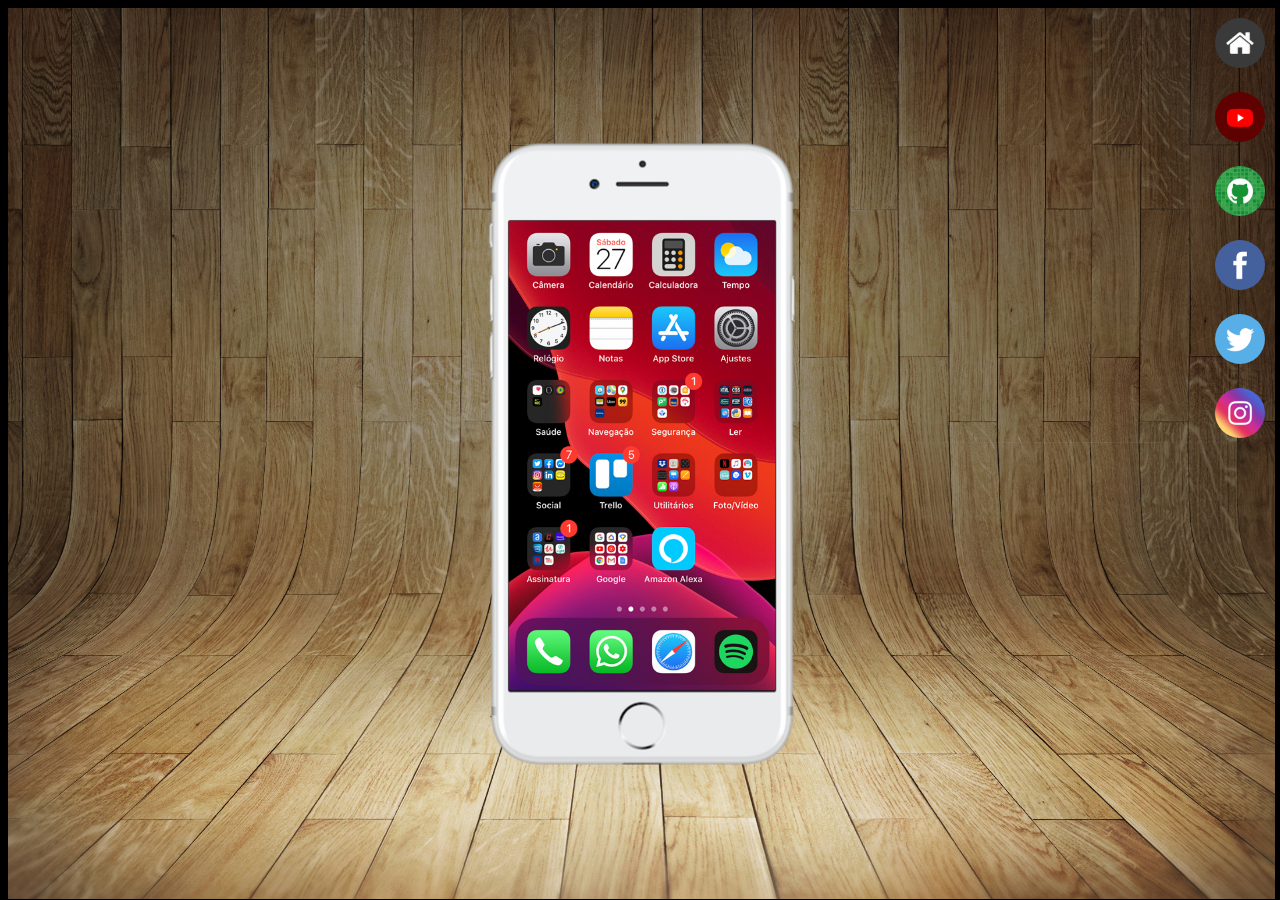
<file: index.html>
<!DOCTYPE html>
<html lang="pt-br">
<head>
    <meta charset="UTF-8">
    <meta http-equiv="X-UA-Compatible" content="IE=edge">
    <meta name="viewport" content="width=device-width, initial-scale=1.0">
    <title>Projeto Redes Sociais</title>

   <link rel="shortcut icon" href="favicon.ico" type="image/x-icon">

  <link rel="stylesheet" href="estilos/style.css">
</head>



<body>
    <main>
<section id="telefone">

    <iframe src="home.html" frameborder="0" name="tela" id="tela"></iframe>


</section>

<section id="redes-sociais">
<a href="home.html" target="tela"><img src="imagens/logo-home.jpg" alt="home"></a><br>
<a href="youtube.html" target="tela"><img src="imagens/logo-youtube.jpg" alt="youtube"></a><br>
<a href="github.html" target="tela"><img src="imagens/logo-github.jpg" alt="github"></a><br>
<a href="facebook.html" target="tela"><img src="imagens/logo-facebook.jpg" alt="facebook"></a><br>
<a href="twitter.html" target="tela"><img src="imagens/logo-twitter.jpg" alt="twitter"></a><br>
<a href="instagram.html" target="tela"><img src="imagens/logo-instagram.jpg" alt="instagram"></a><br>

</section>



    </main>
    
</body>
</html>
</file>
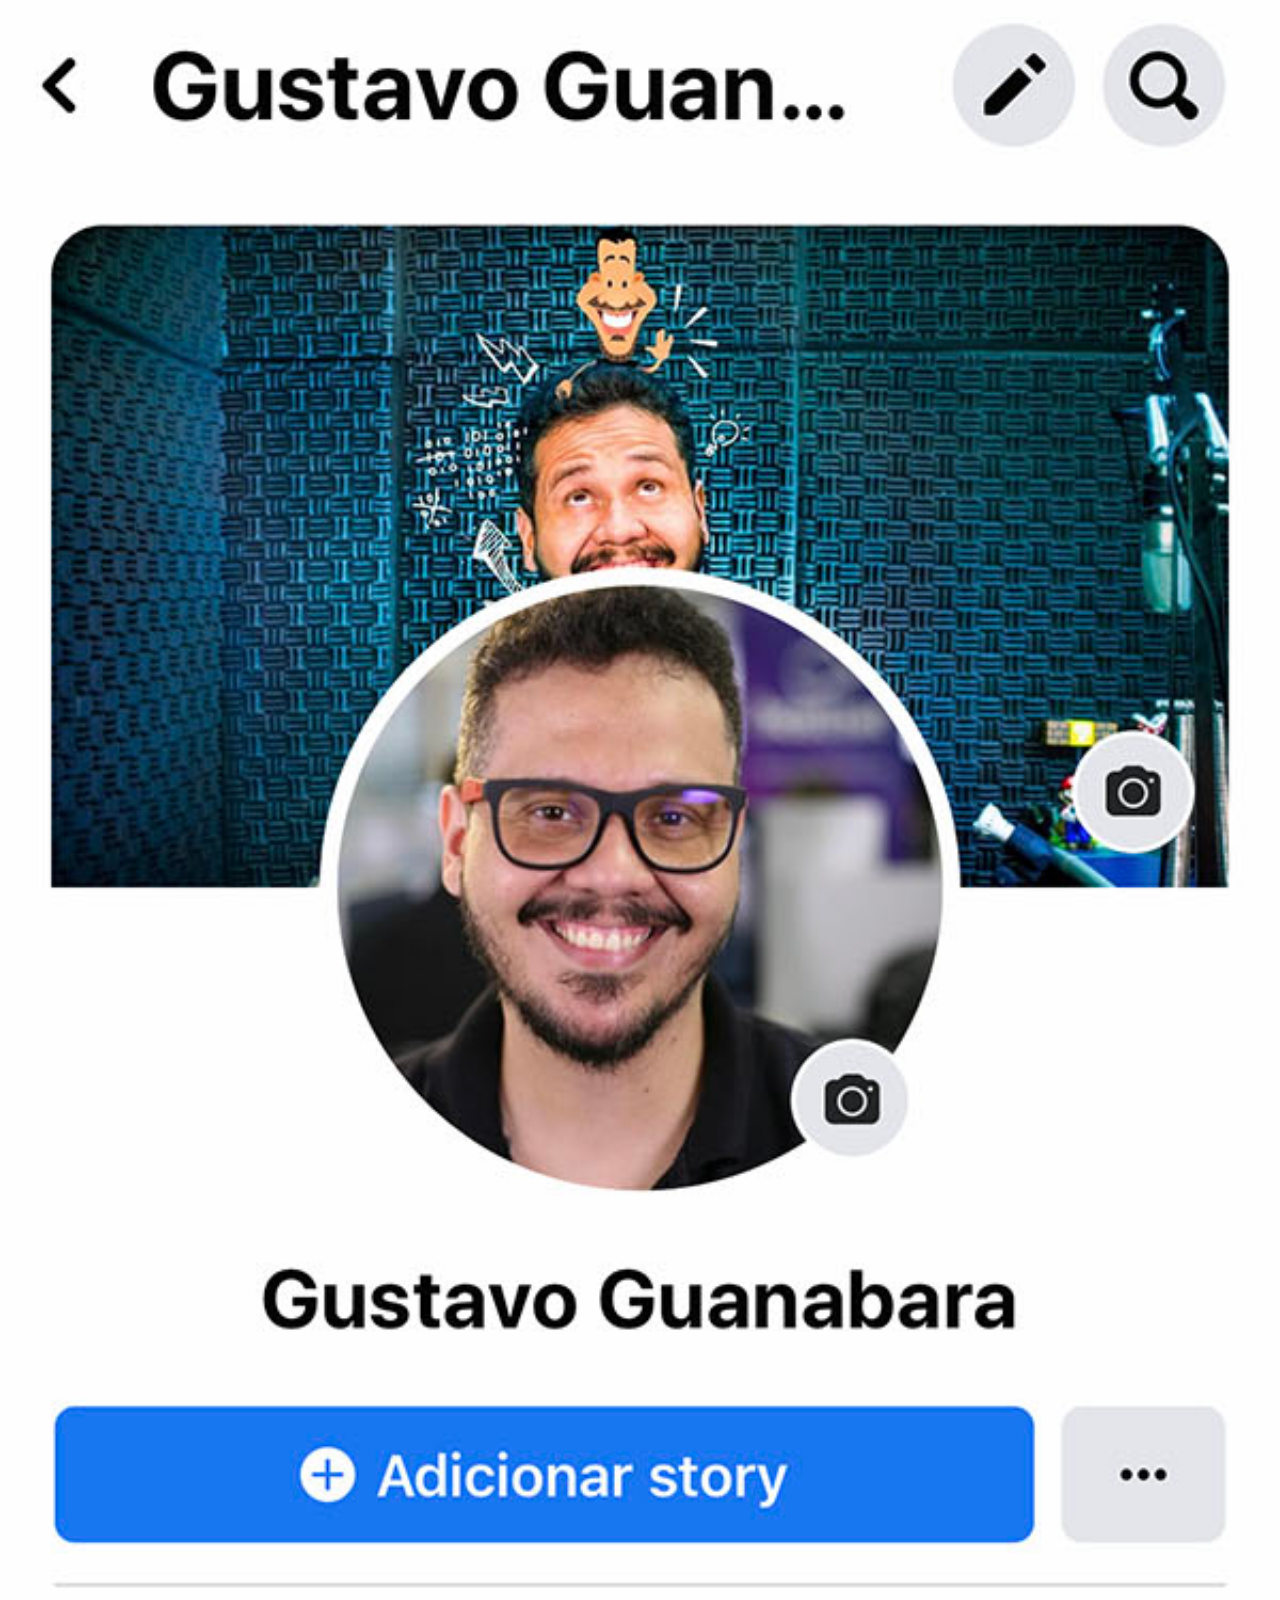
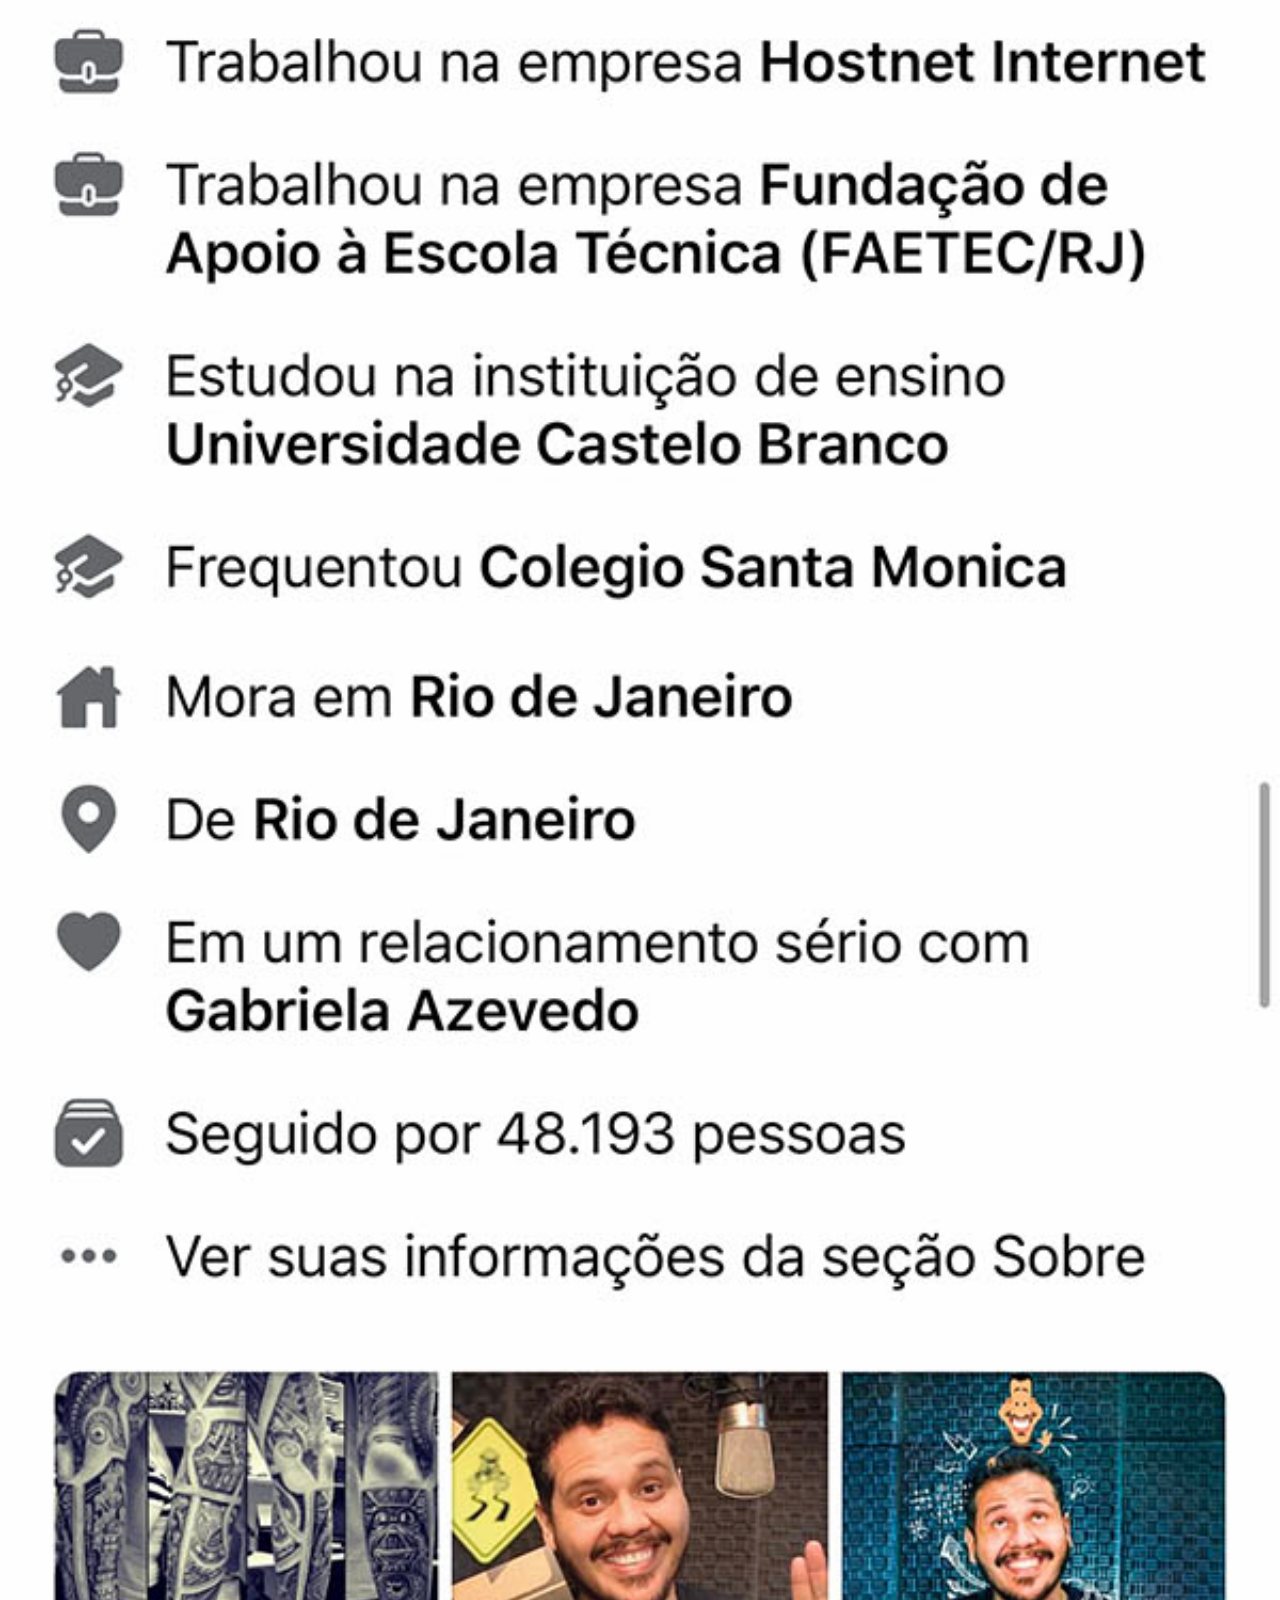
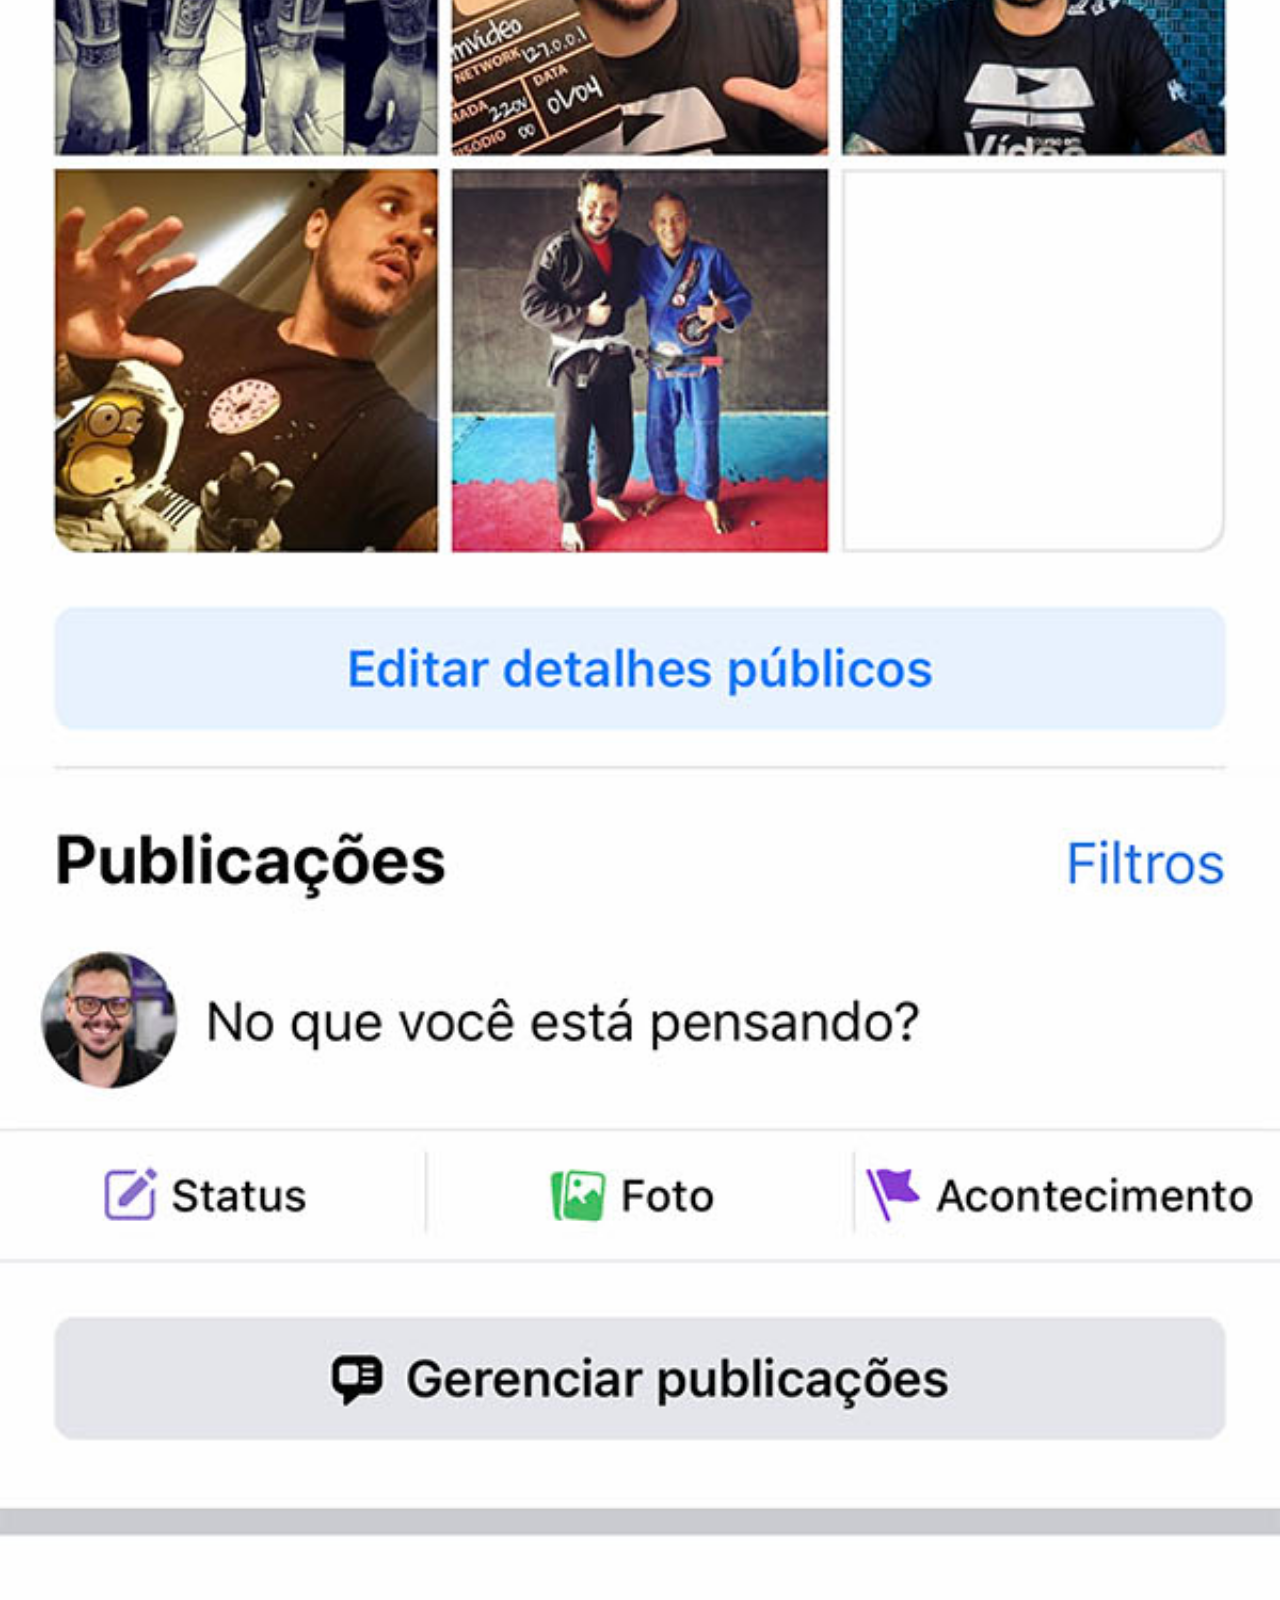
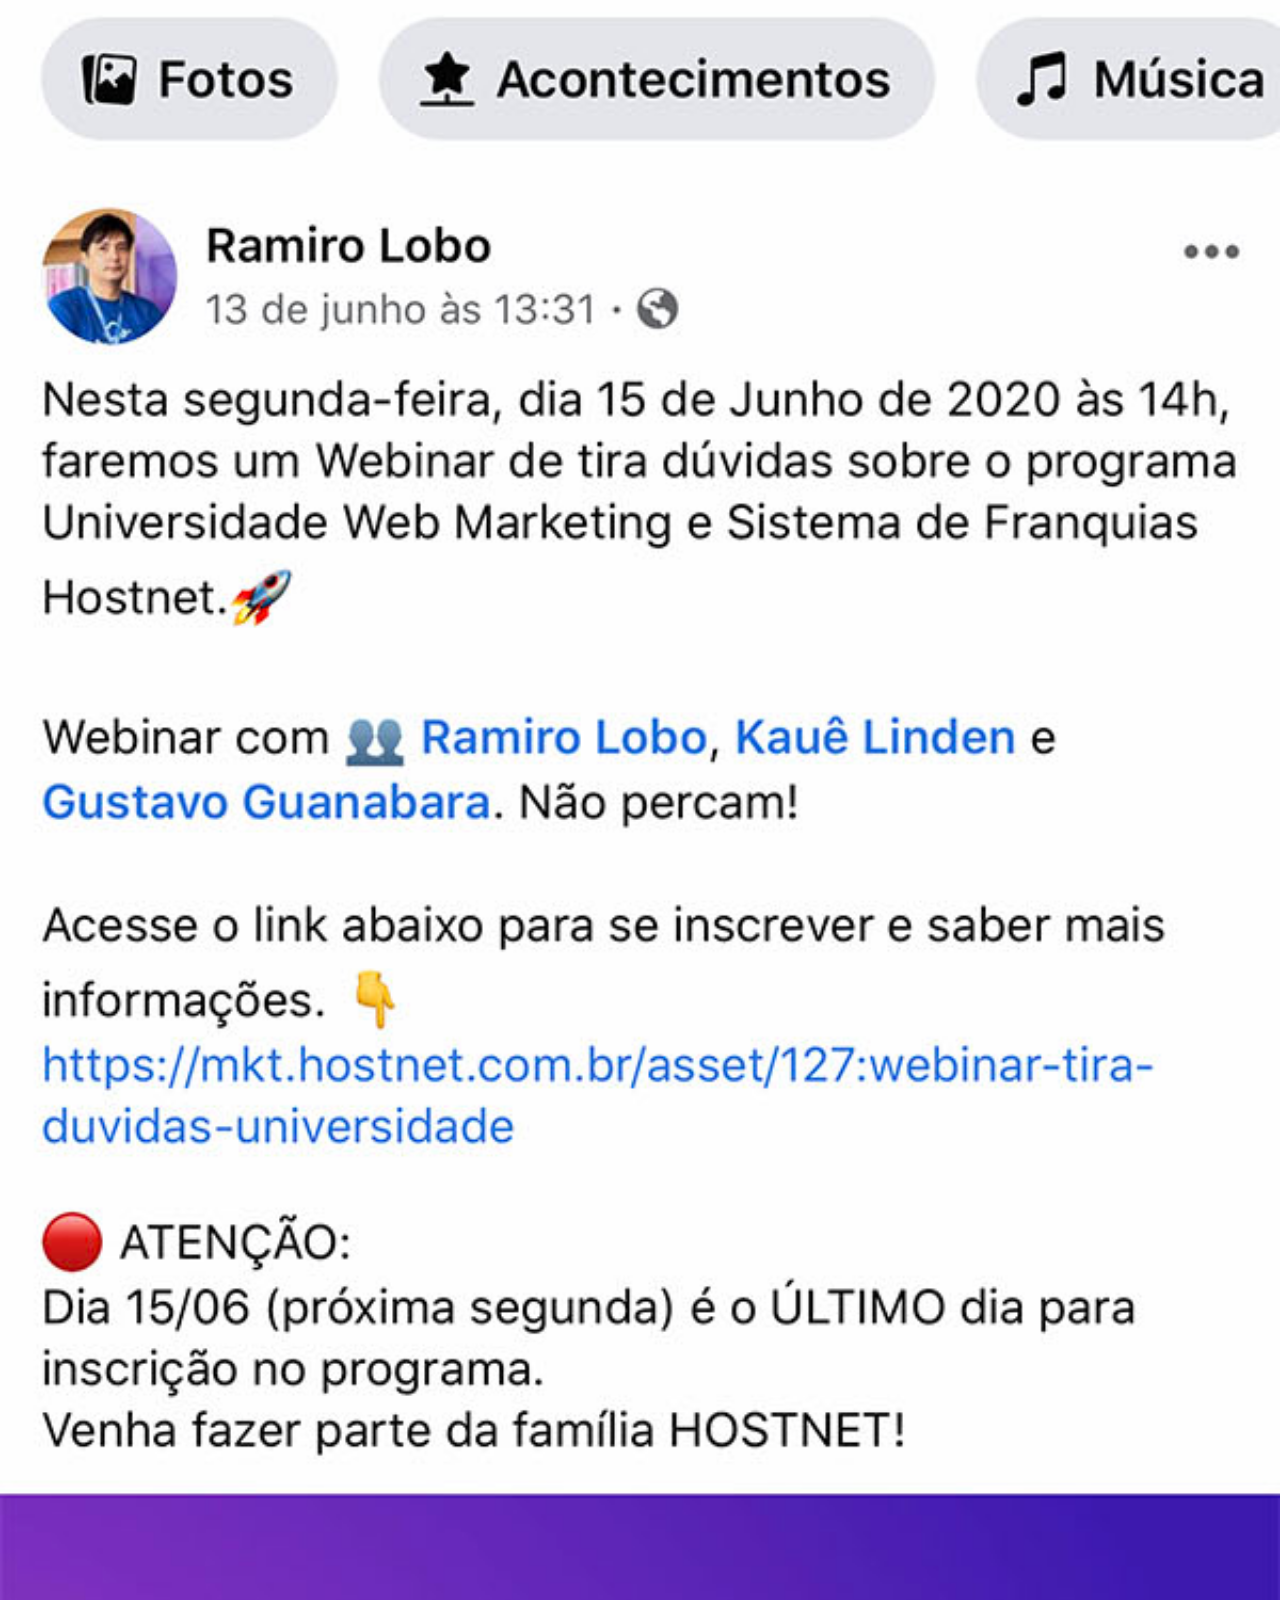
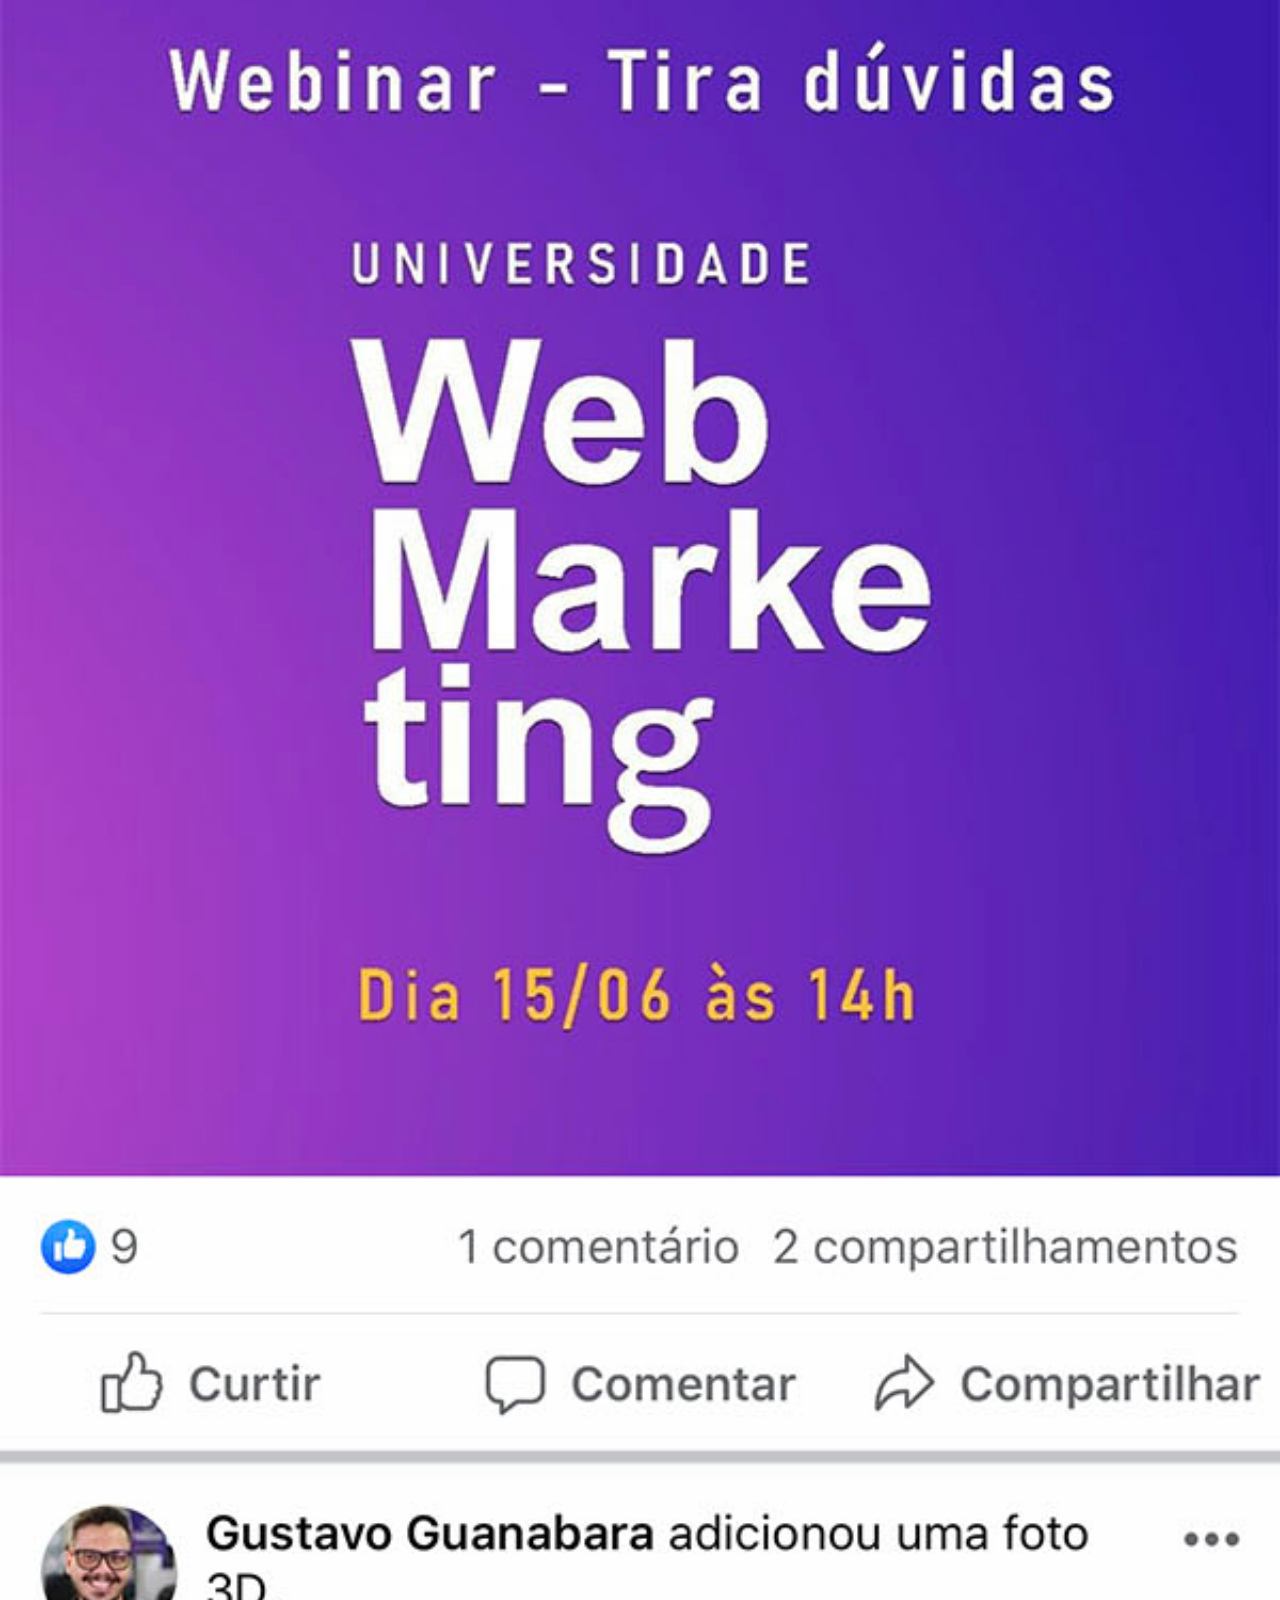
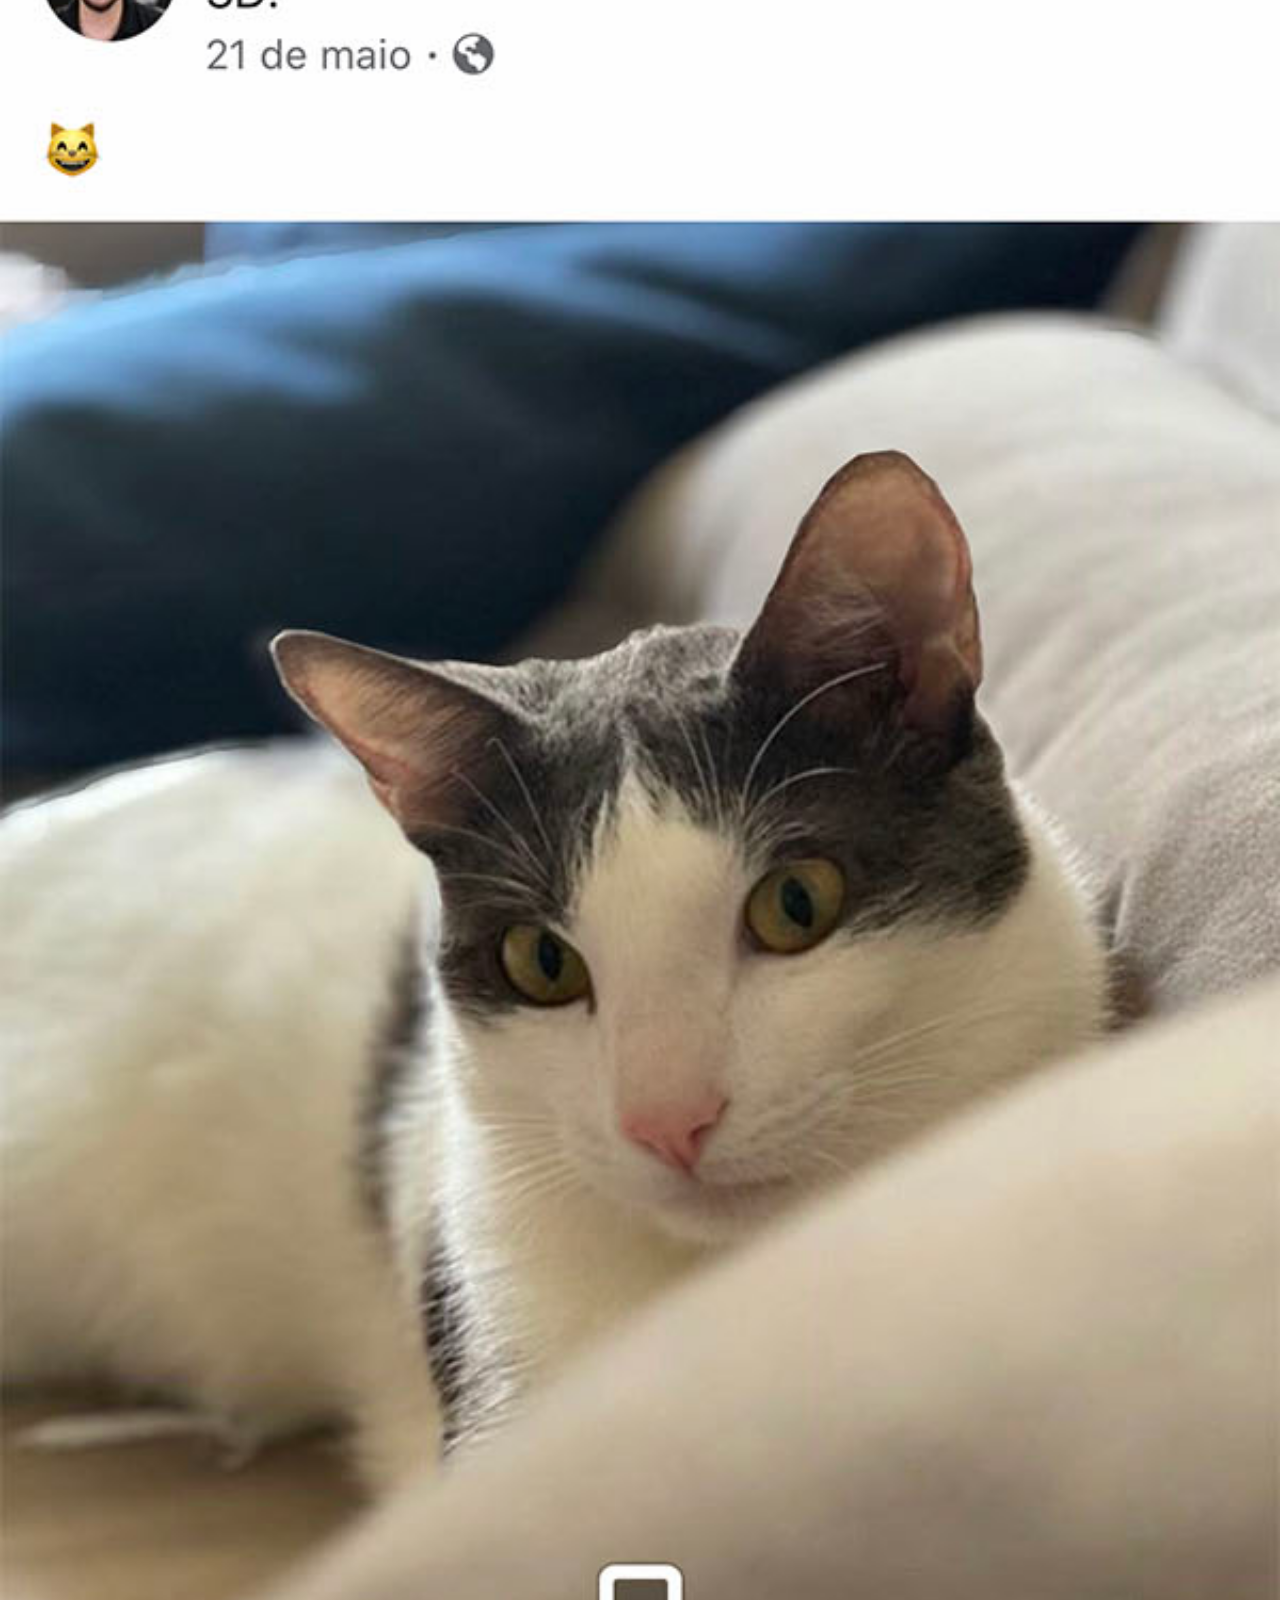
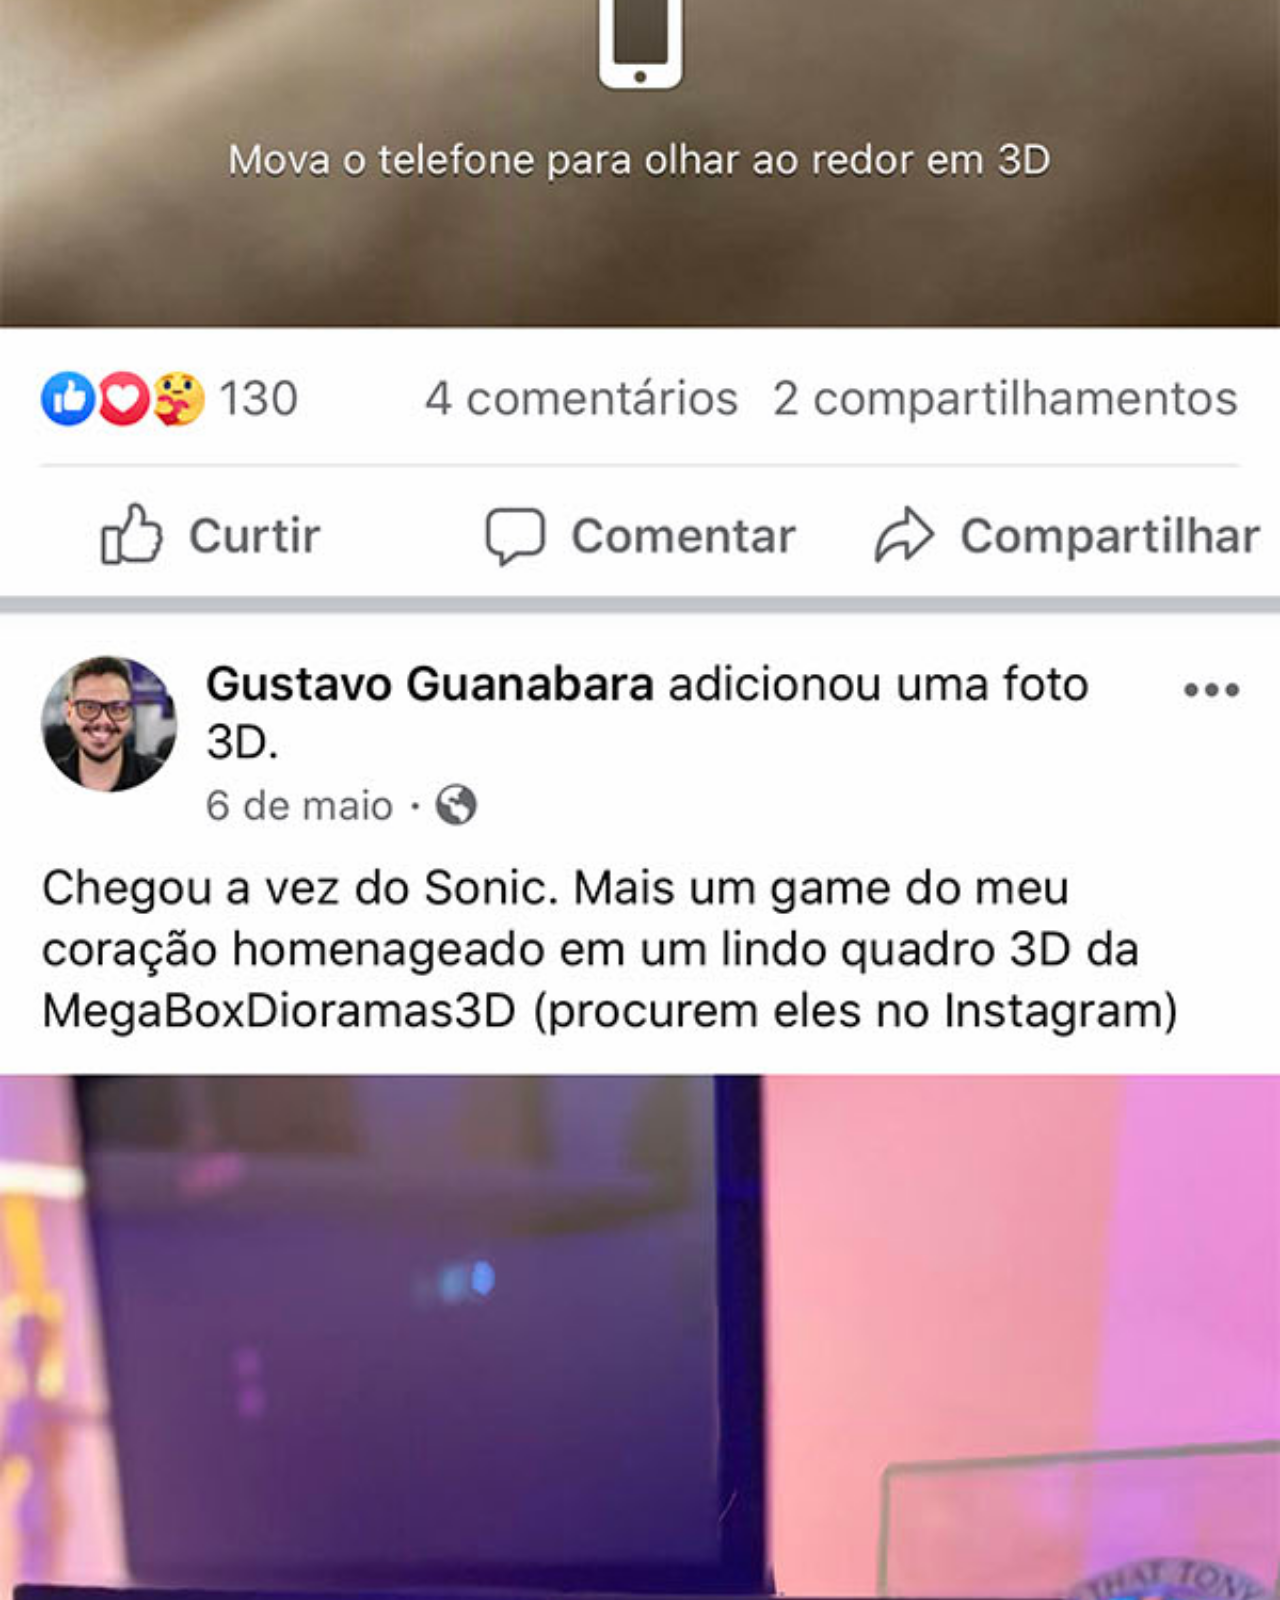
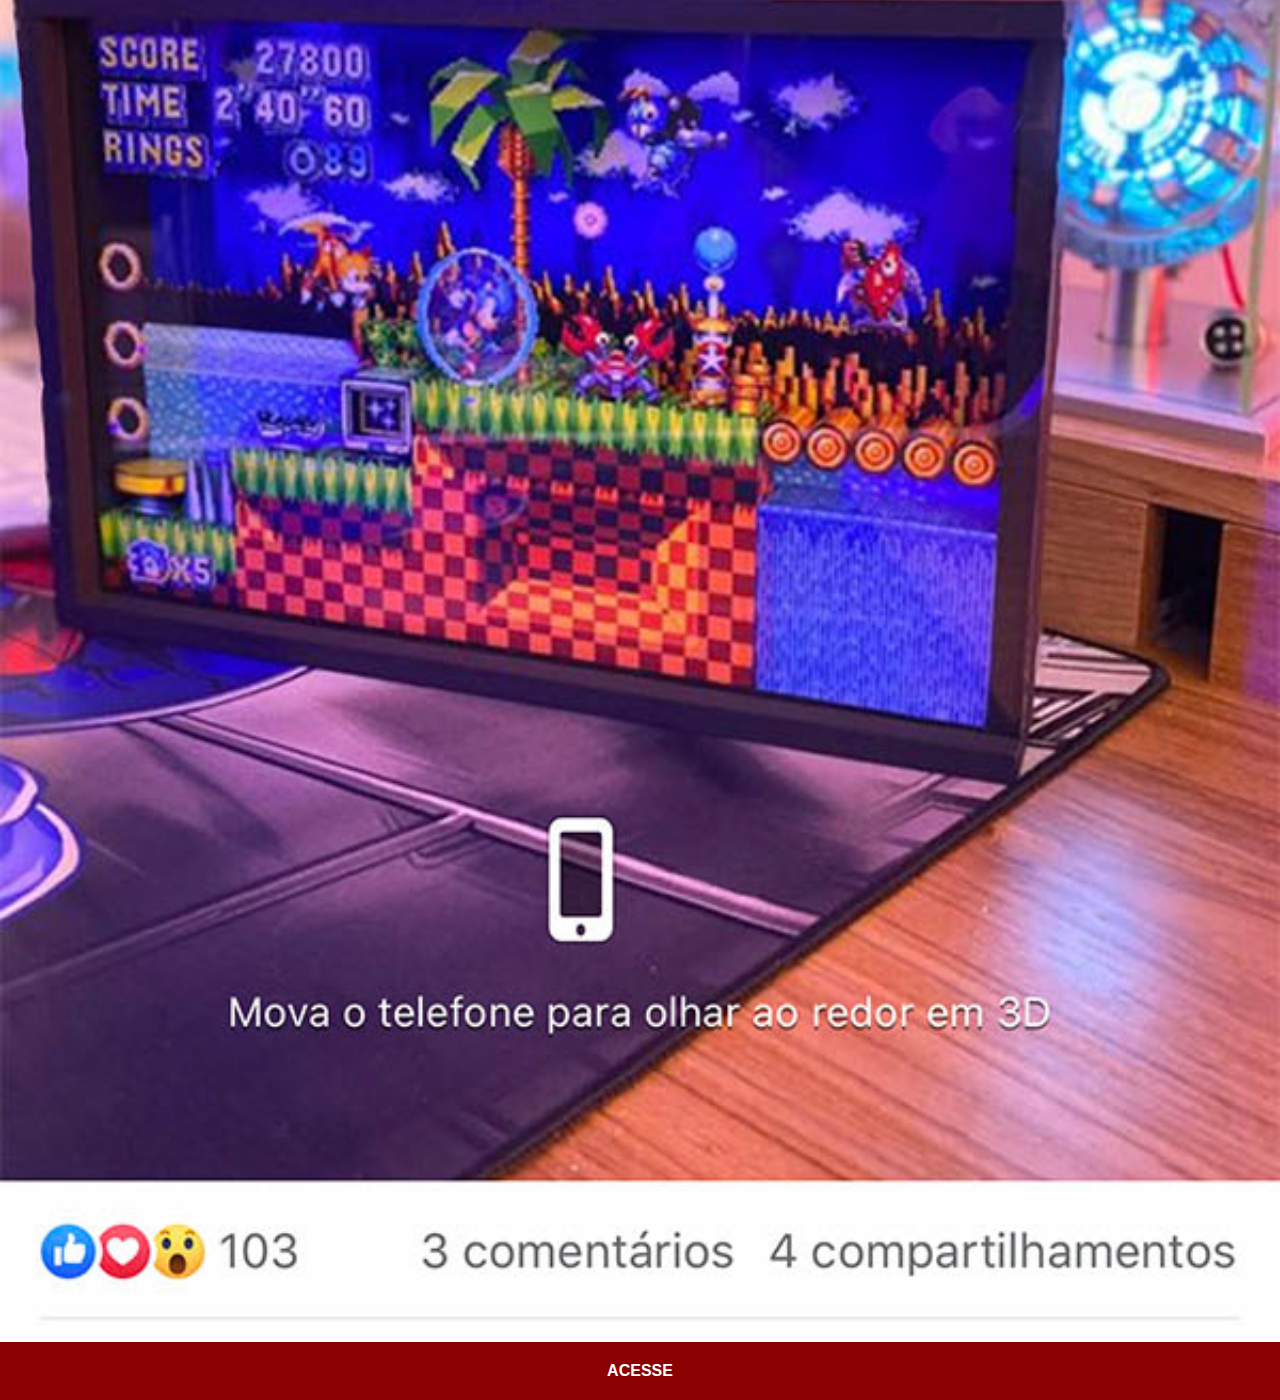
<file: facebook.html>
<!DOCTYPE html>
<html lang="pt-br">
<head>
    <meta charset="UTF-8">
    <meta http-equiv="X-UA-Compatible" content="IE=edge">
    <meta name="viewport" content="width=device-width, initial-scale=1.0">
    <title>Facebook</title>
    <link rel="stylesheet" href="estilos/social.css">
</head>
<body>
    <img src="imagens/tela-facebook.jpg" alt="Facebook">
    <a href="https://www.facebook.com" target="_blank">ACESSE</a>
    
</body>
</html>
</file>
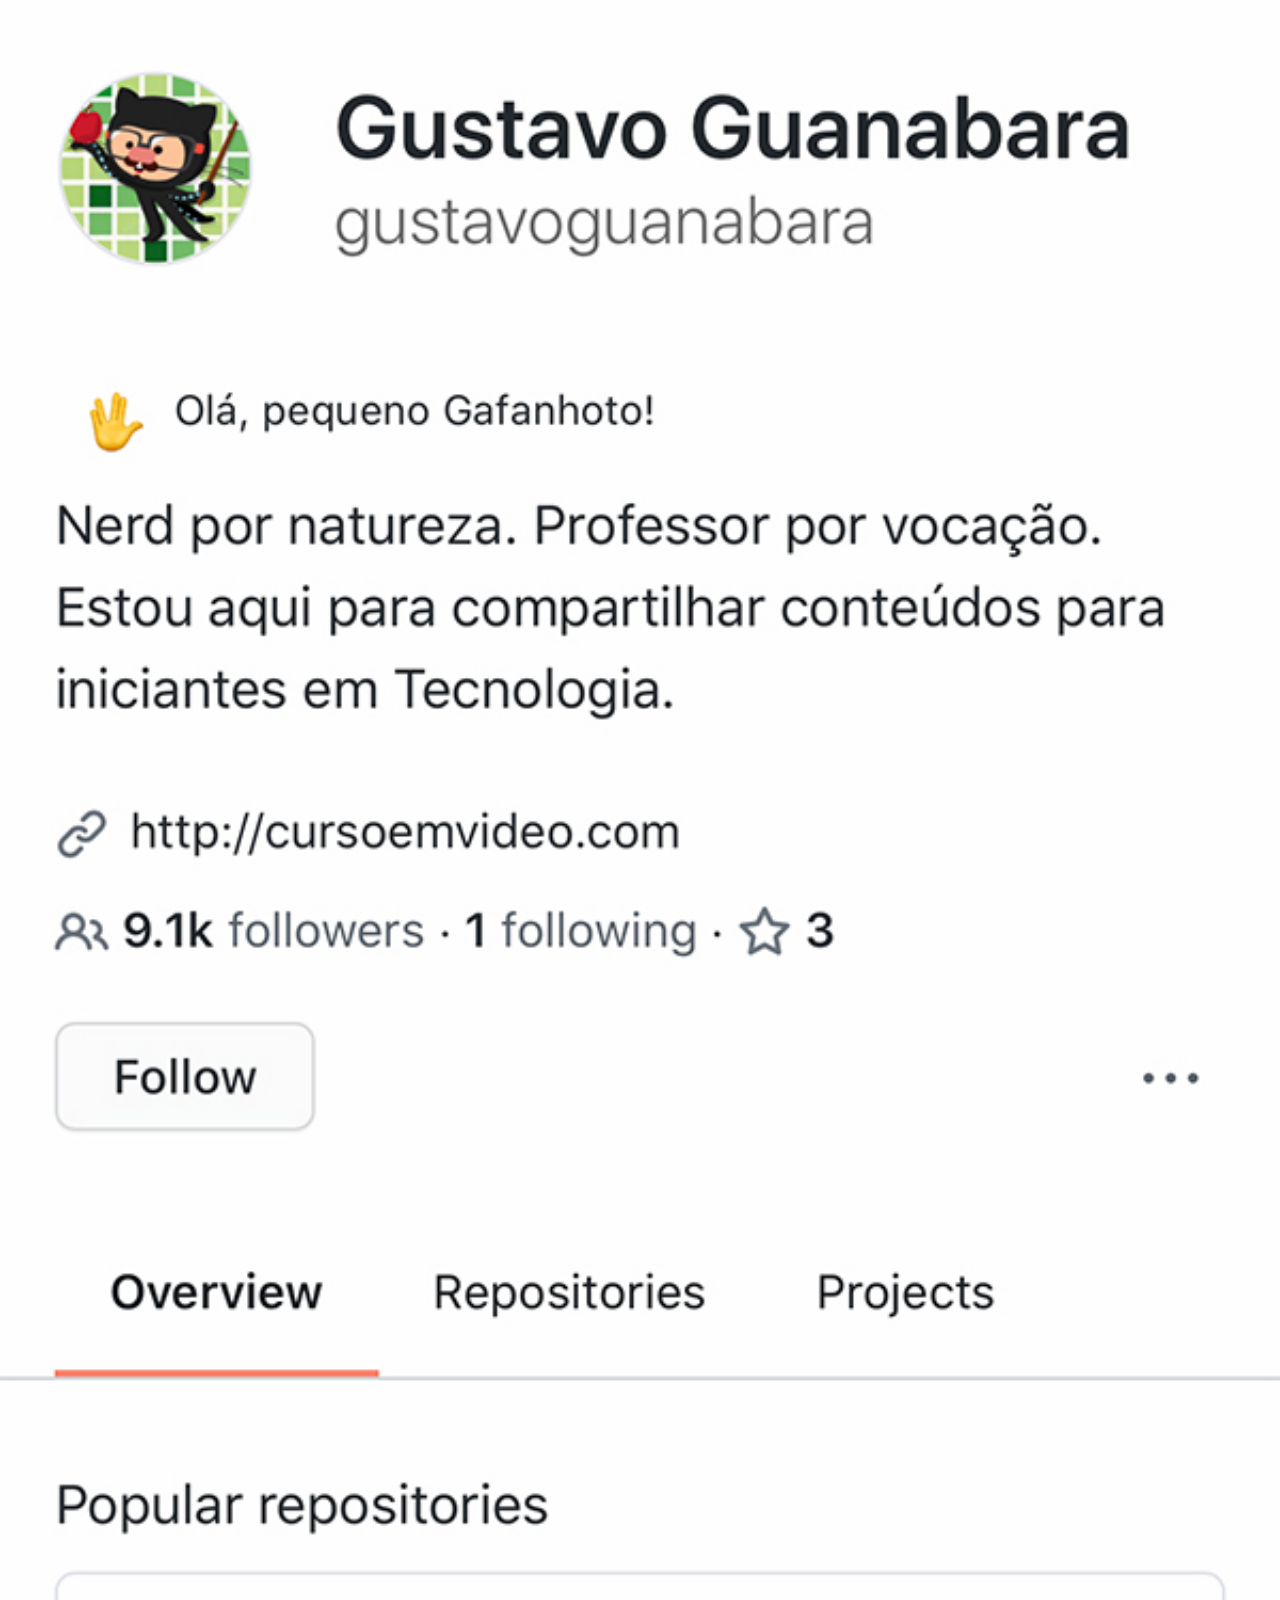
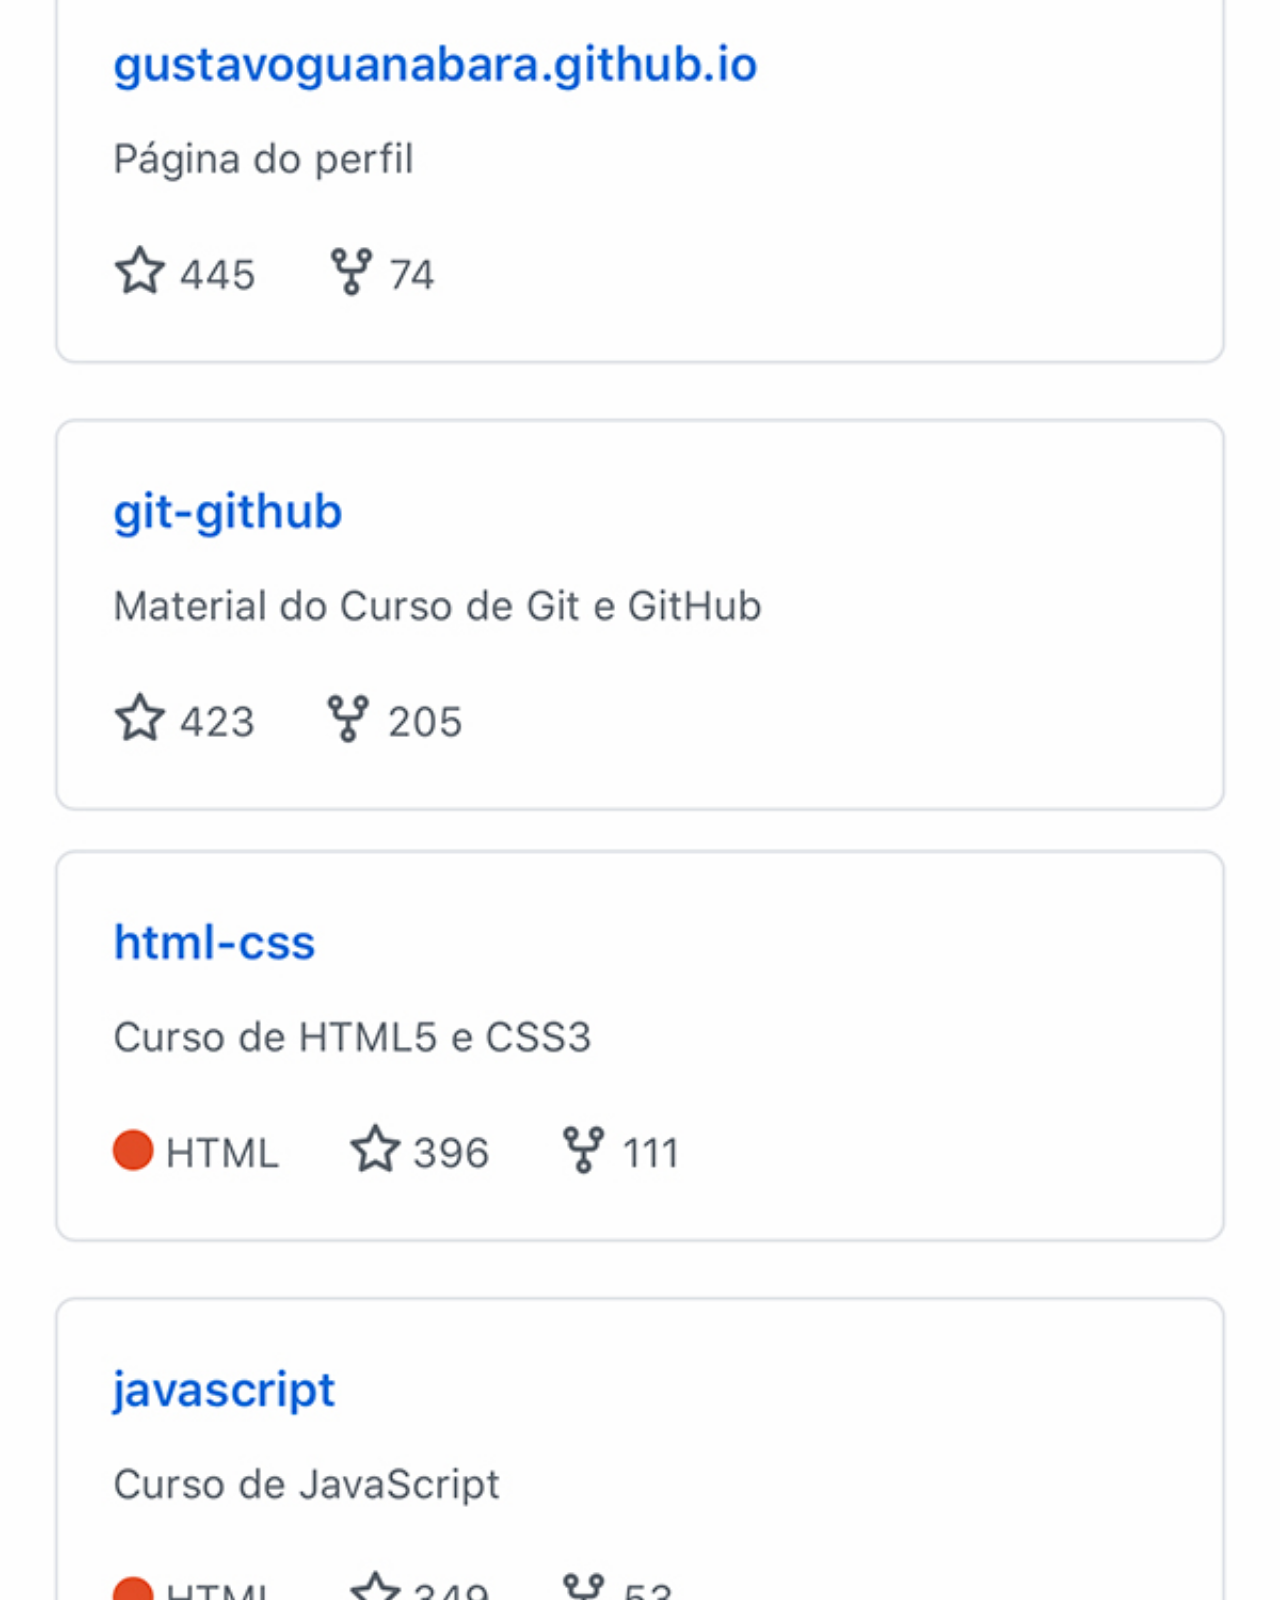
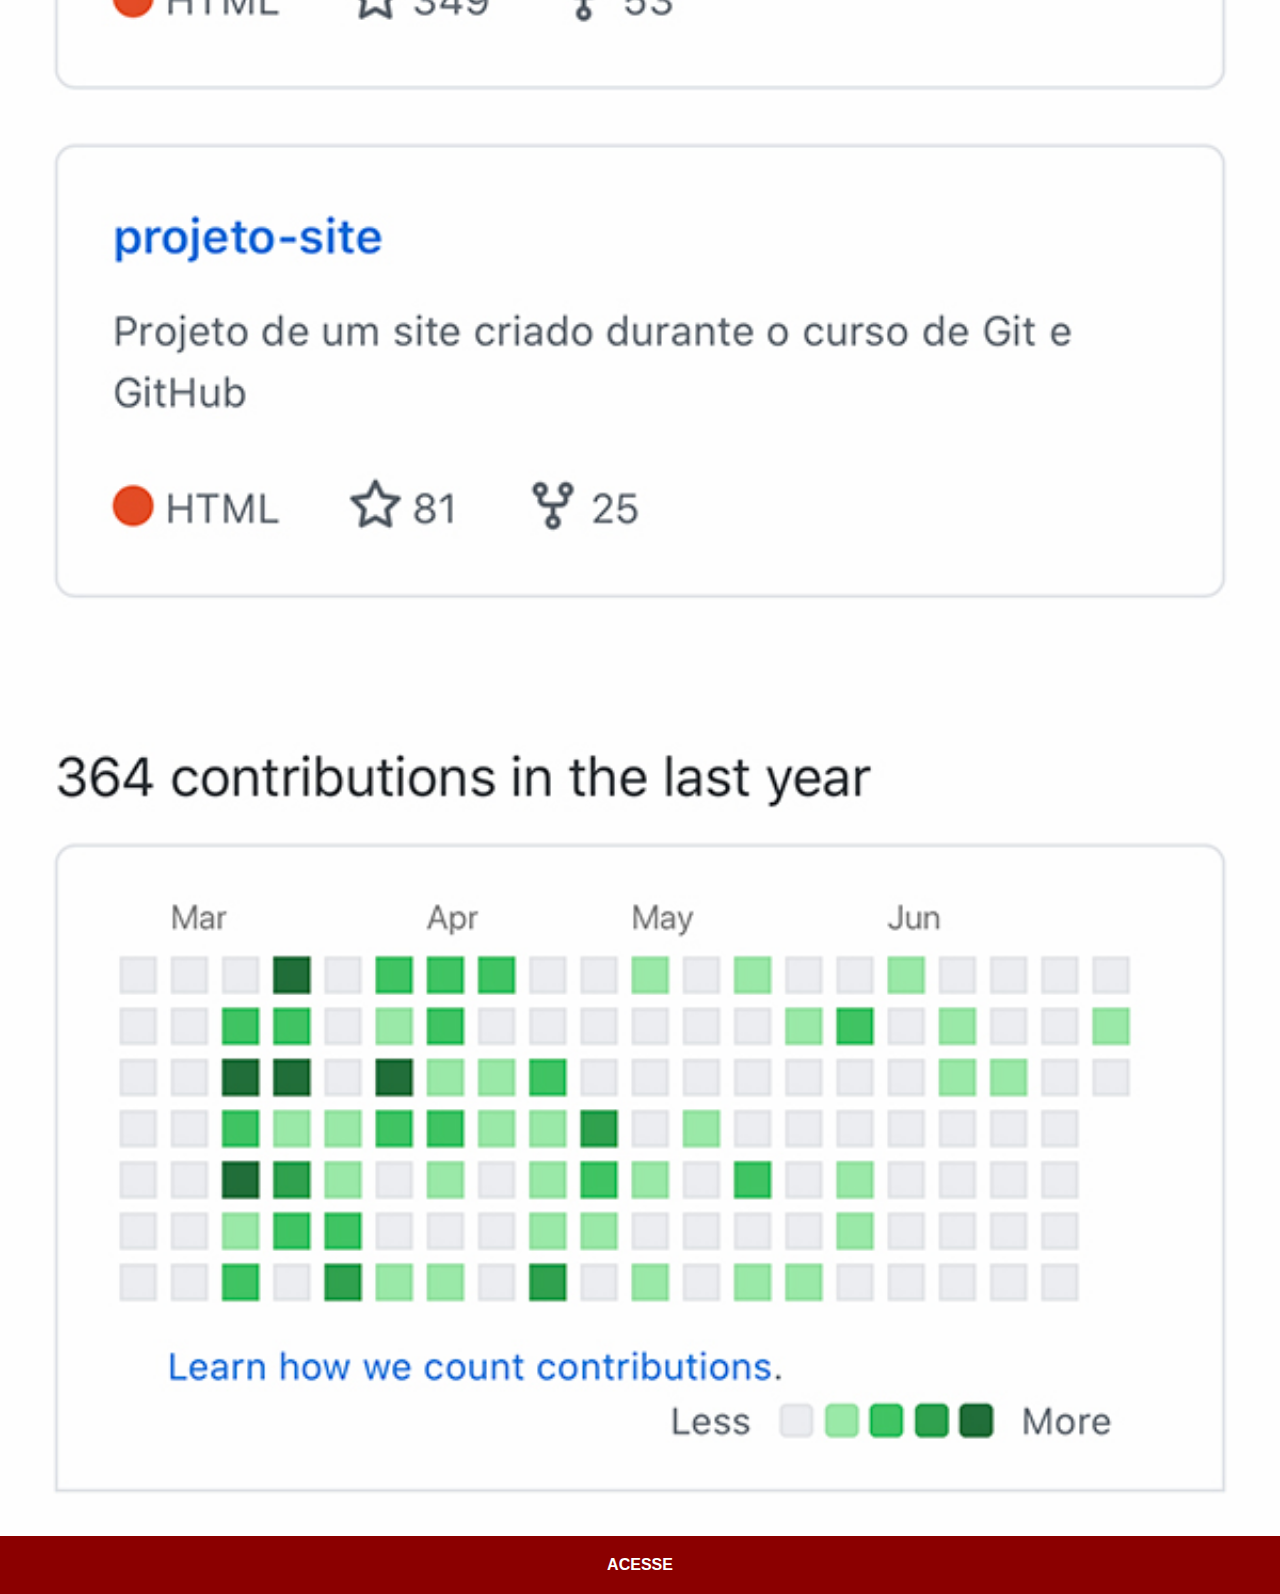
<file: github.html>
<!DOCTYPE html>
<html lang="pt-br">
<head>
    <meta charset="UTF-8">
    <meta http-equiv="X-UA-Compatible" content="IE=edge">
    <meta name="viewport" content="width=device-width, initial-scale=1.0">
    <title>Github</title>
    <link rel="stylesheet" href="estilos/social.css">
</head>
<body>
    <img src="imagens/tela-github.jpg" alt="github">
    <a href="https://github.com/felipesoareseng7" target="_blank">ACESSE</a>
    
</body>
</html>
</file>
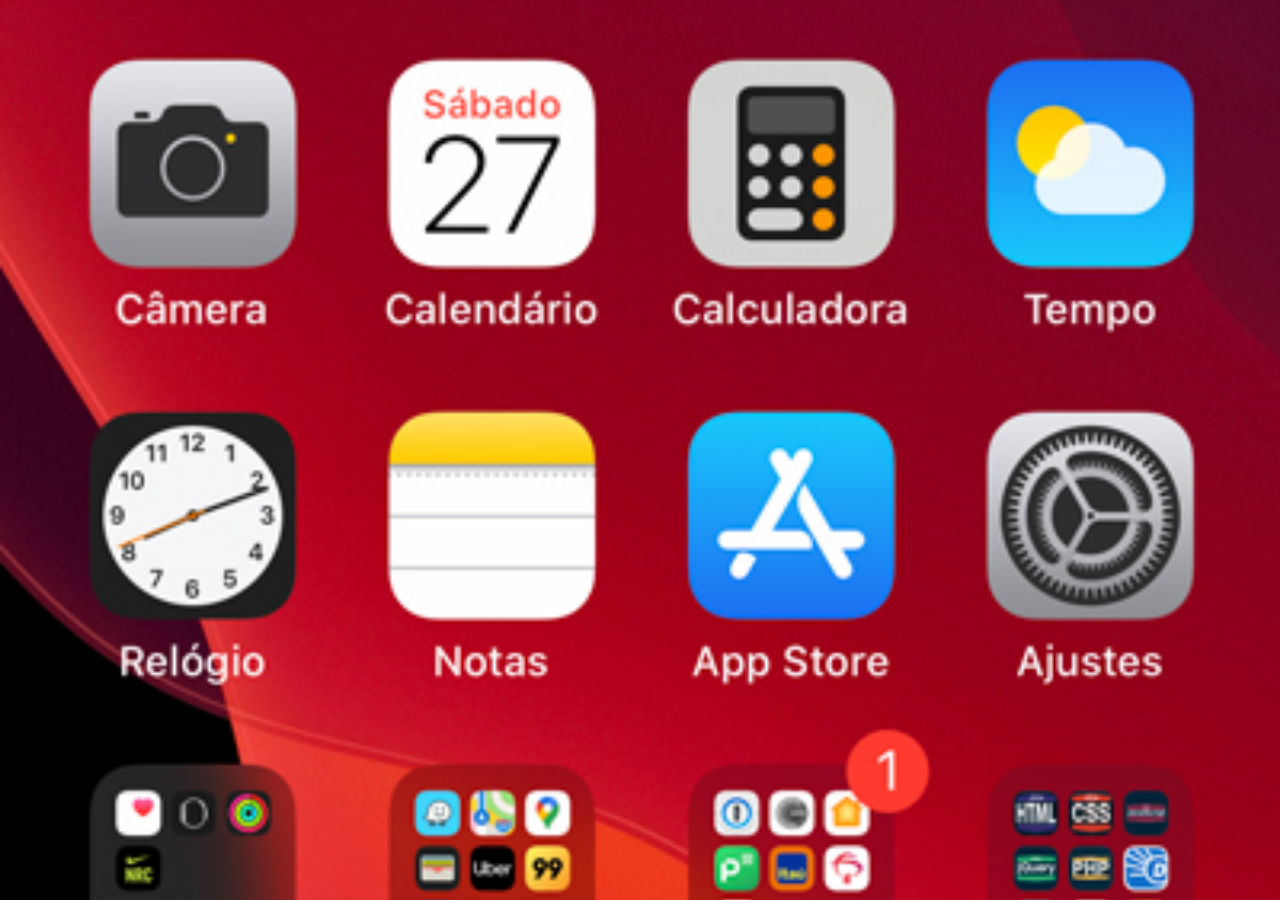
<file: home.html>
<!DOCTYPE html>
<html lang="pt-br">
<head>
    <meta charset="UTF-8">
    <meta http-equiv="X-UA-Compatible" content="IE=edge">
    <meta name="viewport" content="width=device-width, initial-scale=1.0">
    <title>Home</title>
    <style>
        * {
            margin: 0px;
            padding: 0px;
        }
        body{
            width: 100vw;
            height: 100vh;
            background: black url(imagens/tela-home.jpg) no-repeat top center;
            background-size: cover;
        }
    </style>
</head>
<body>
    
</body>
</html>
</file>
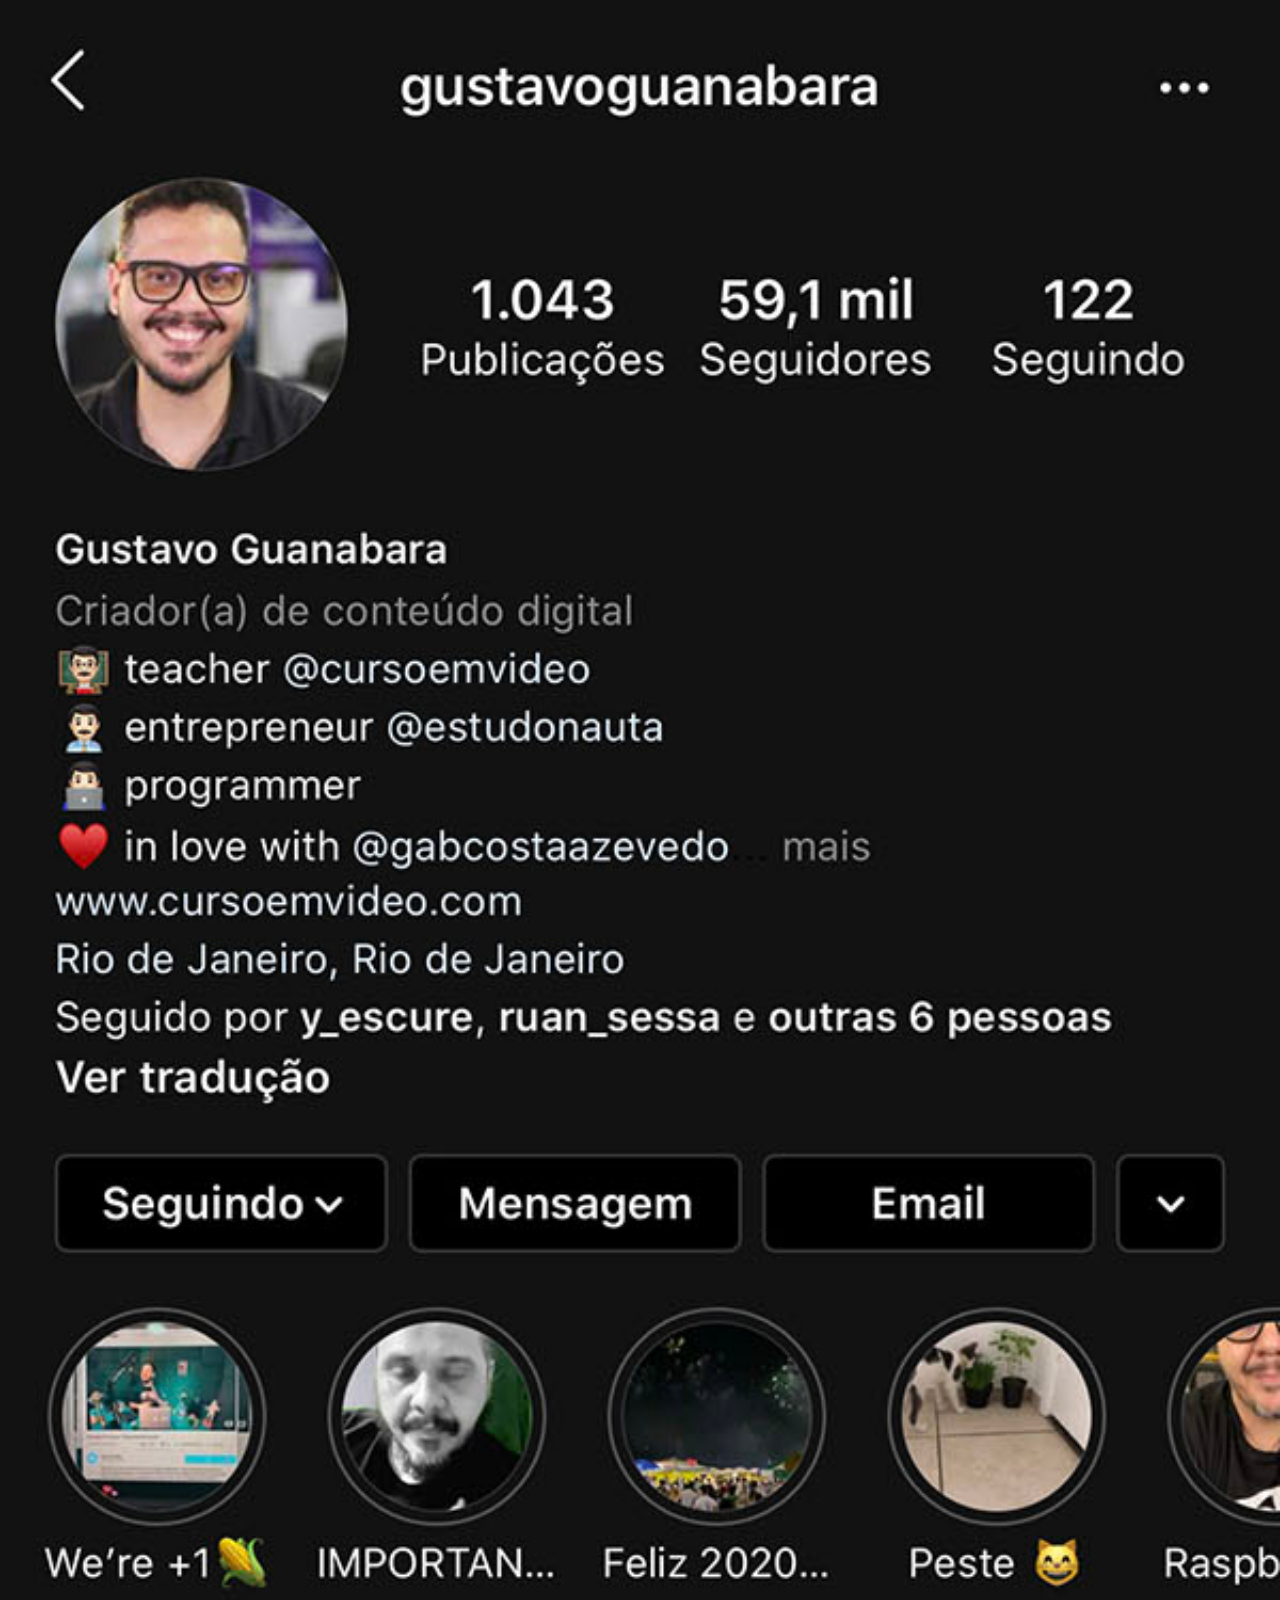
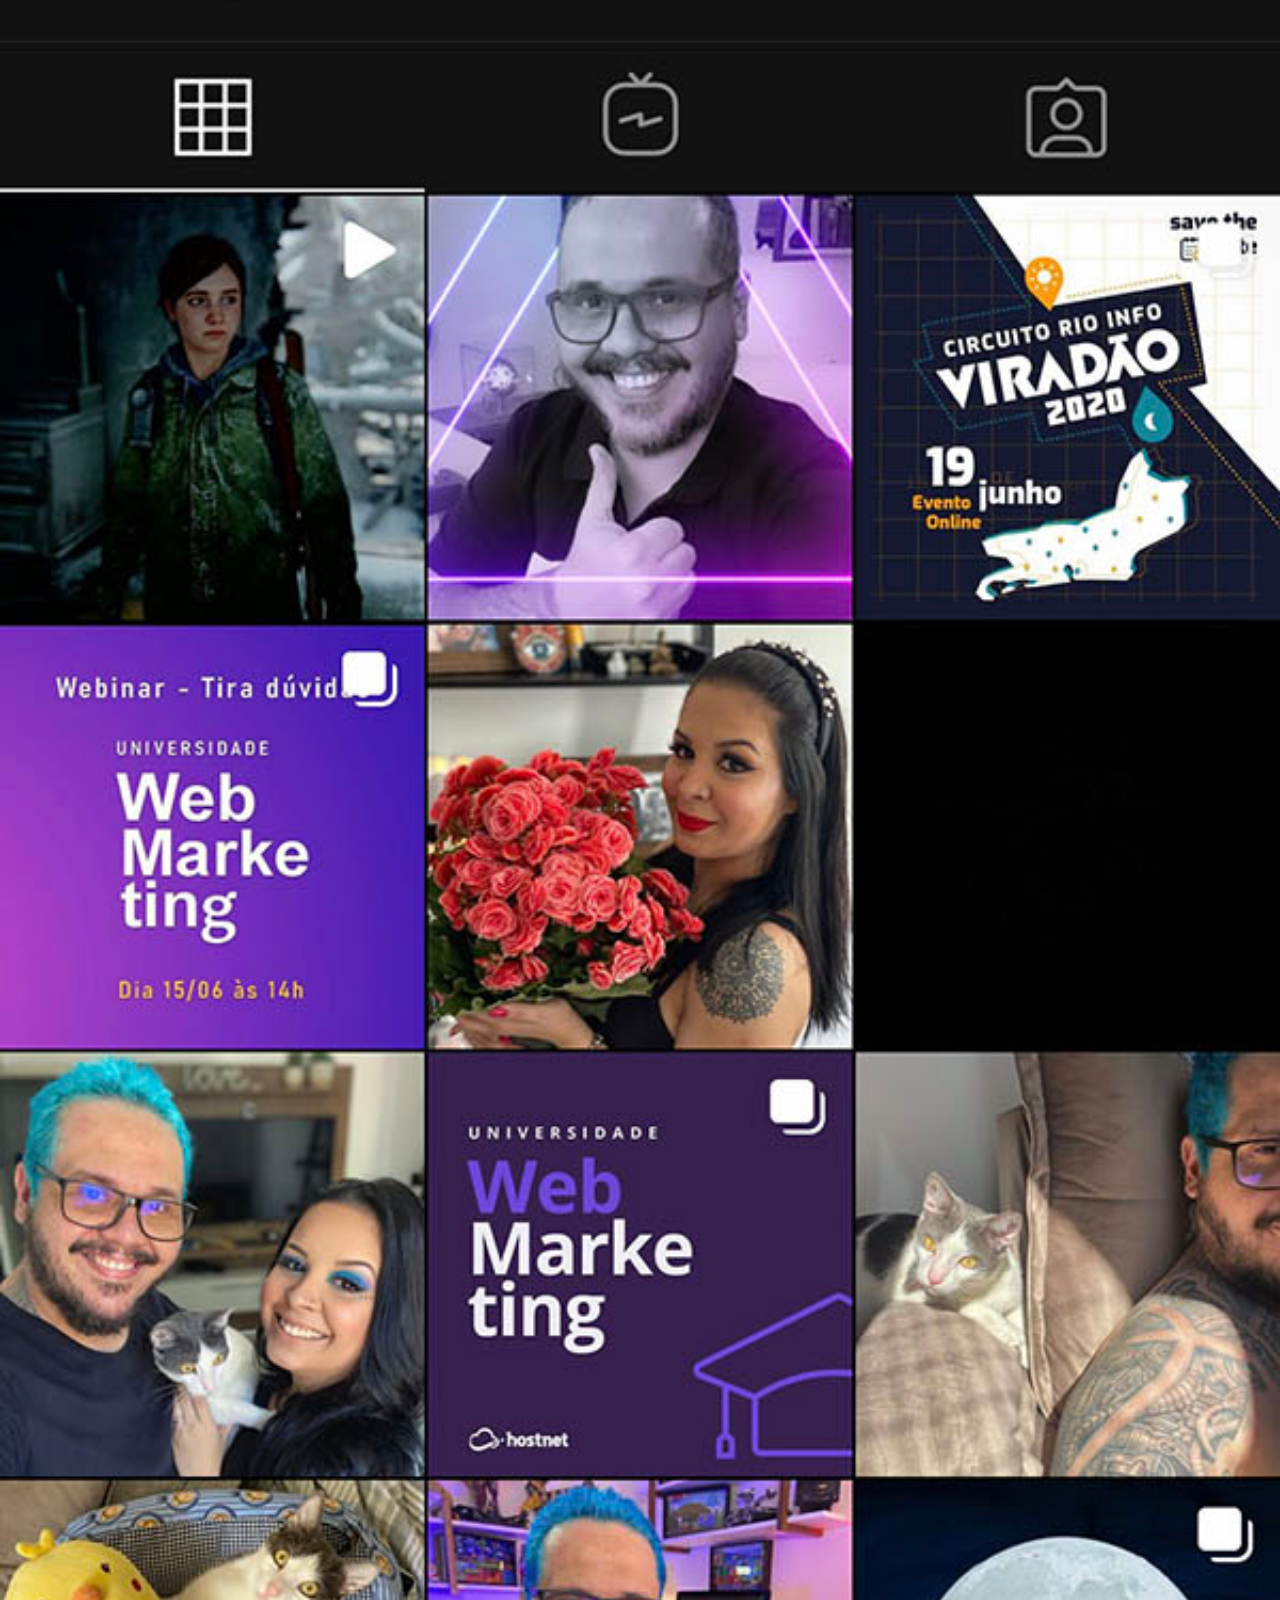
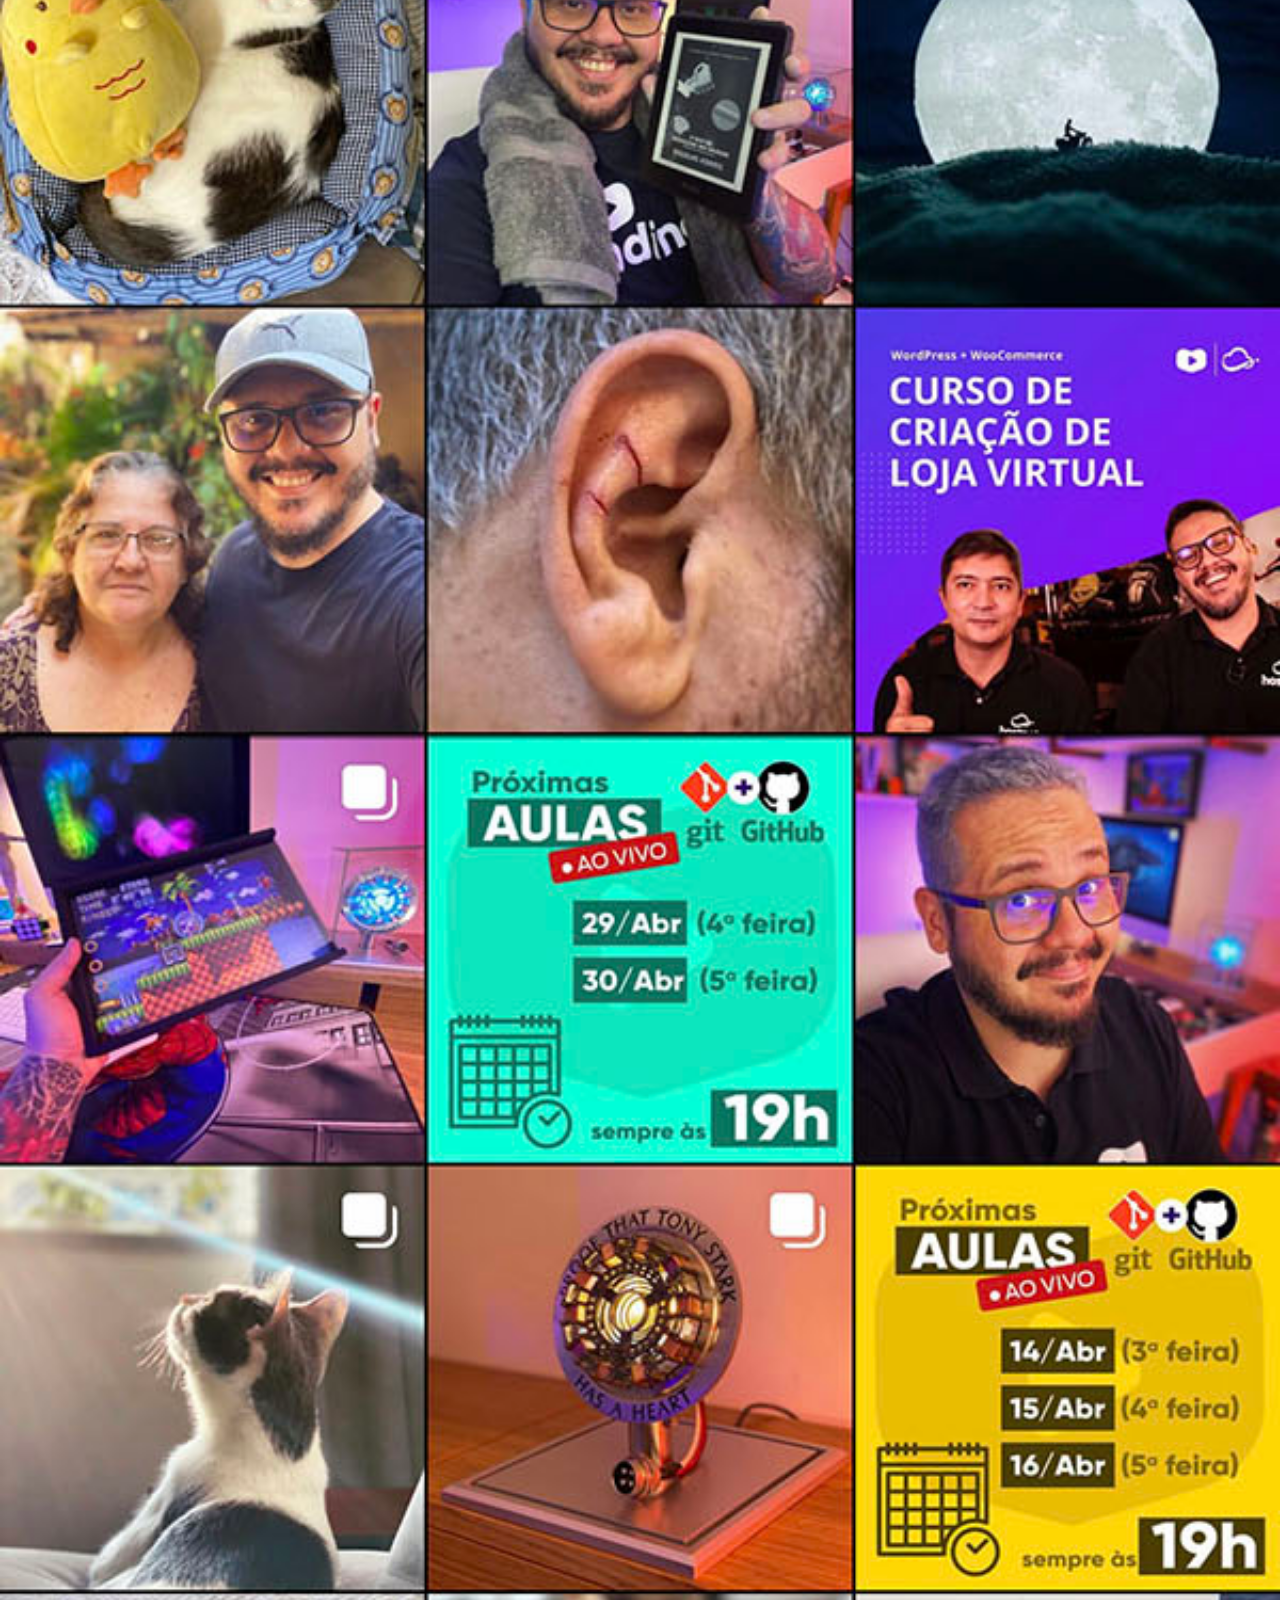
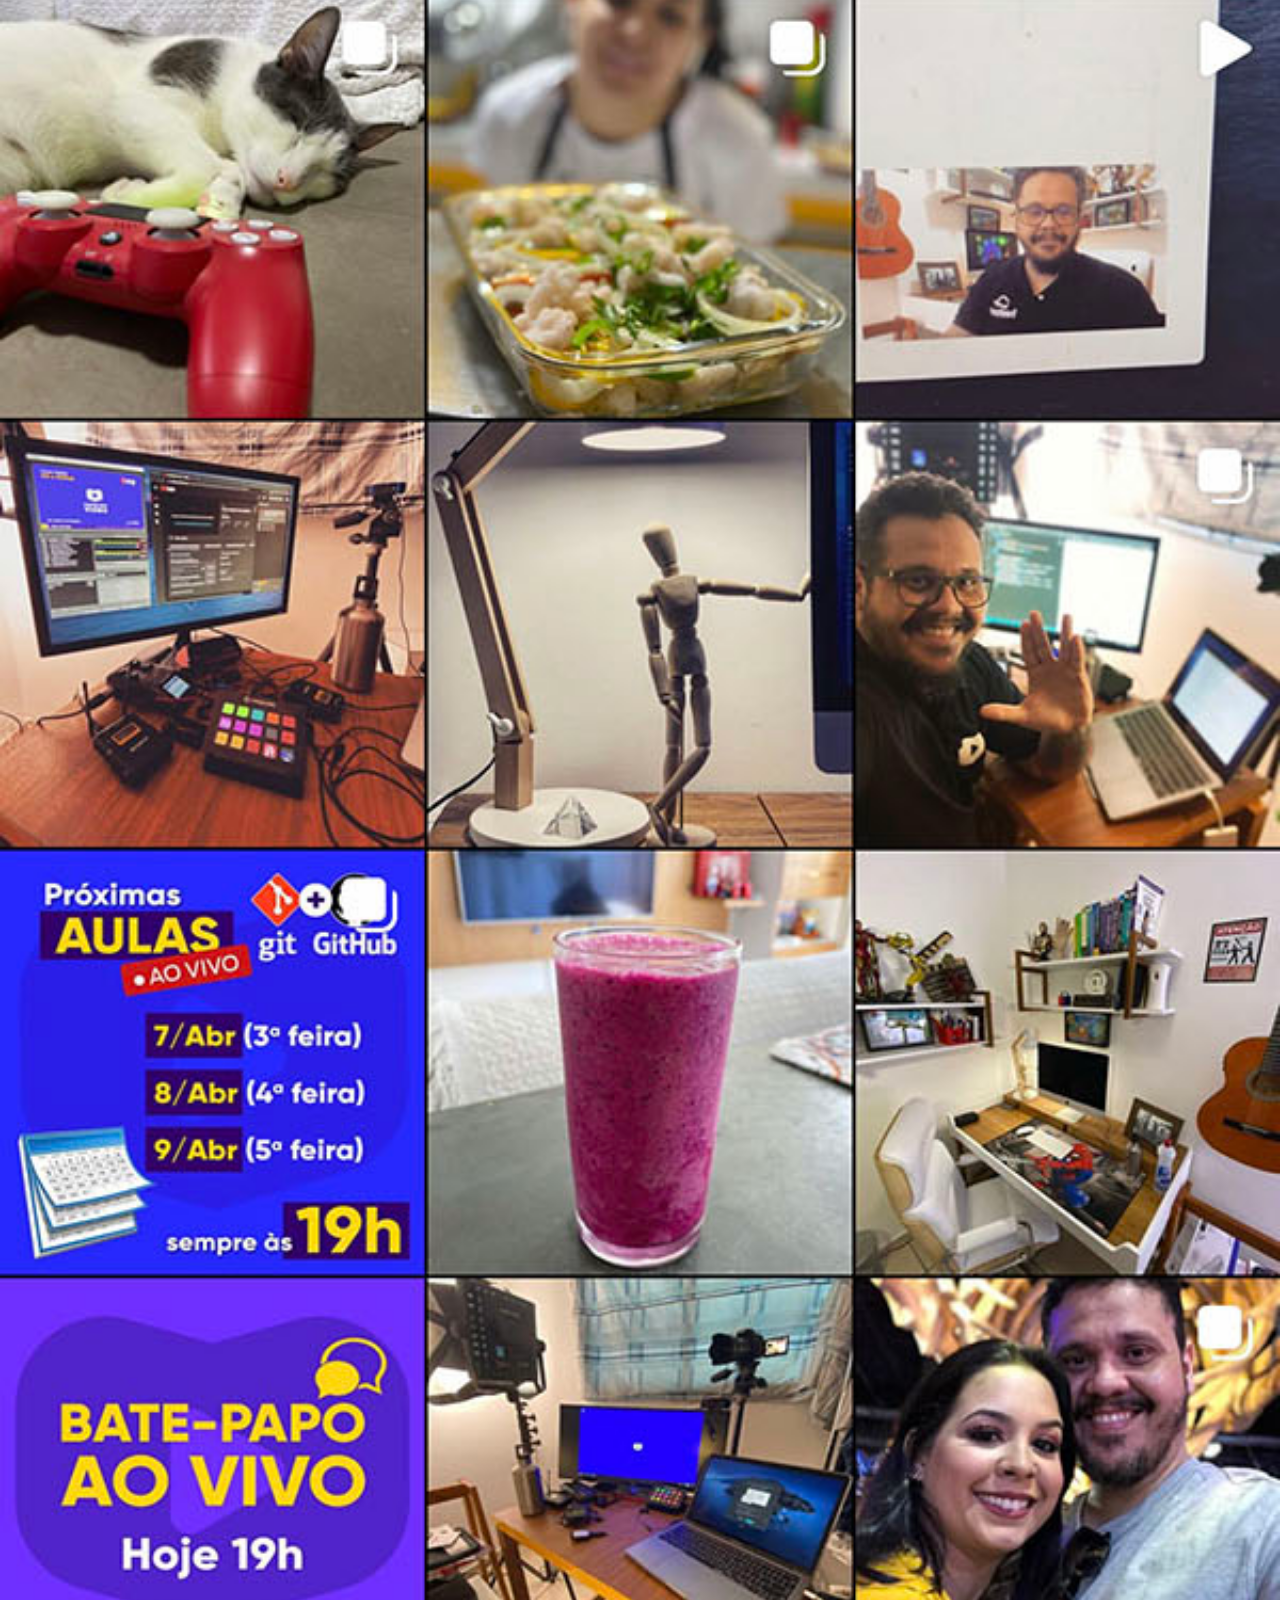
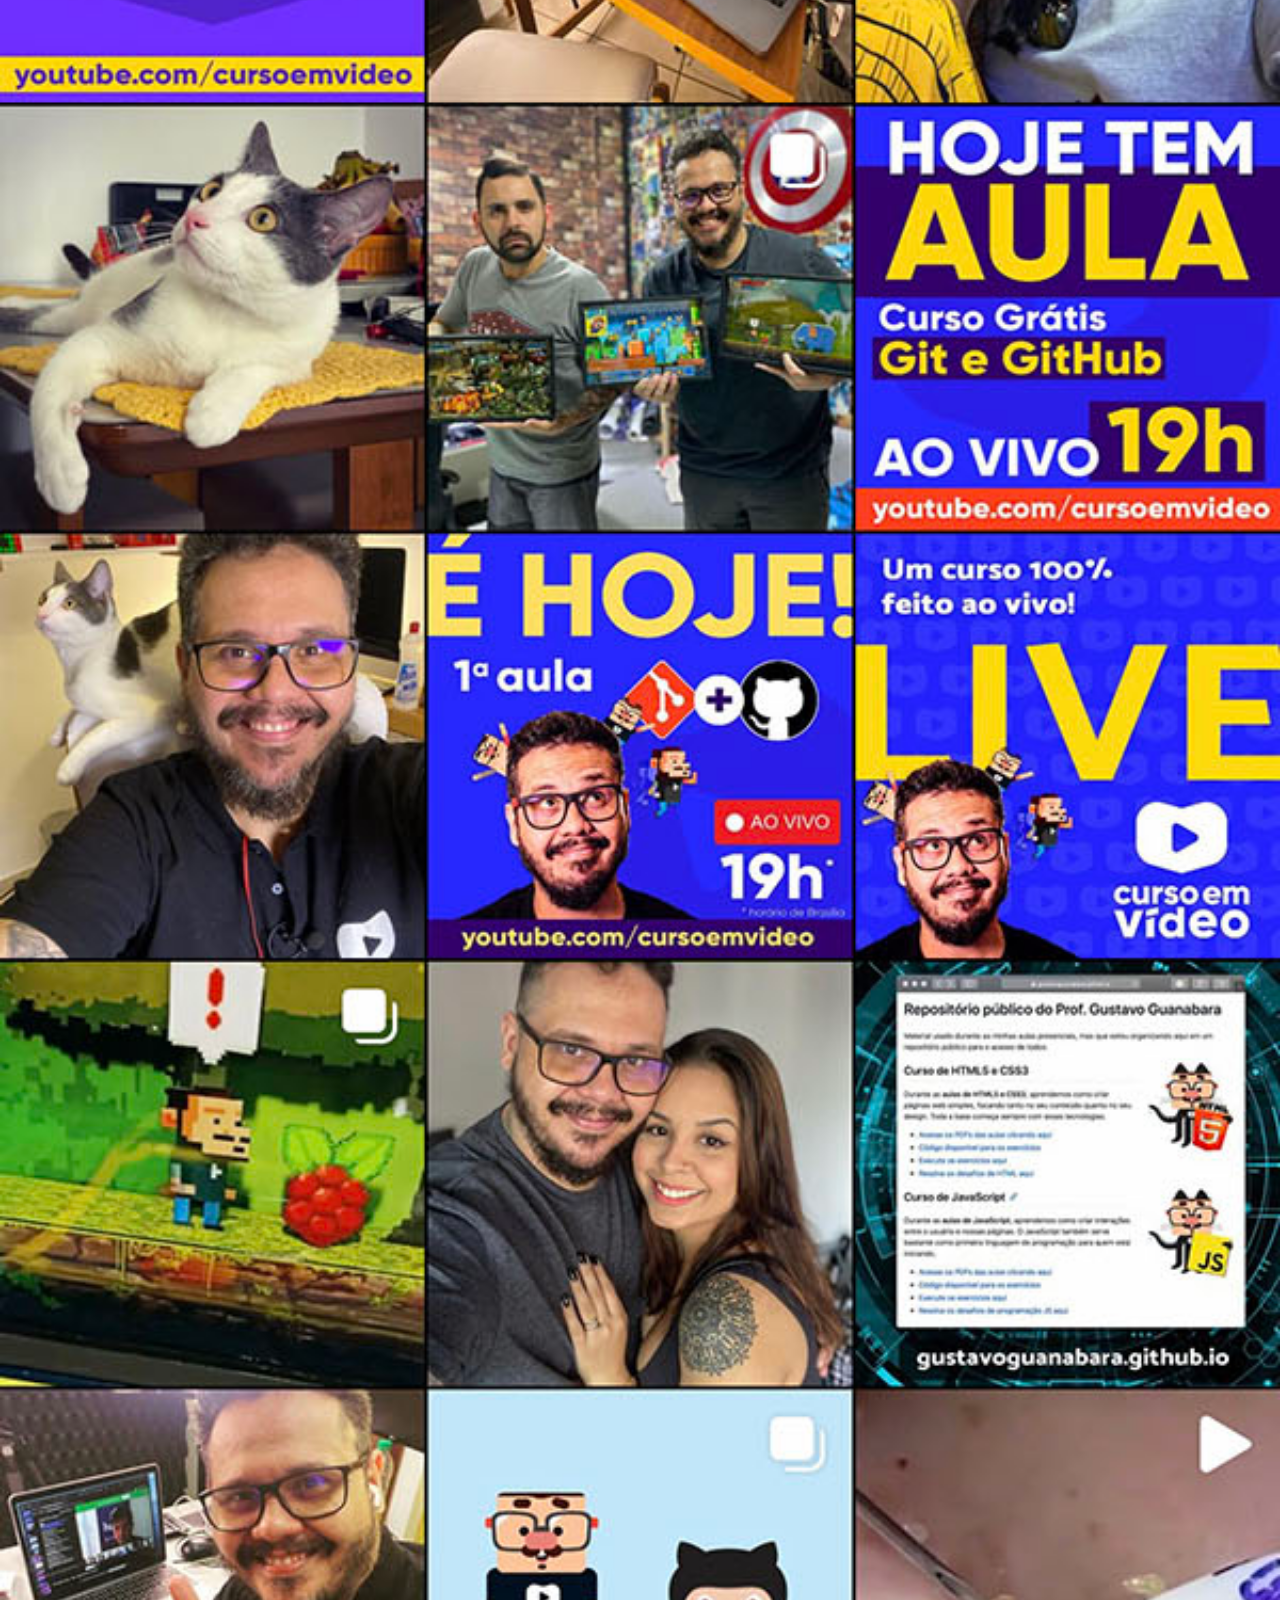
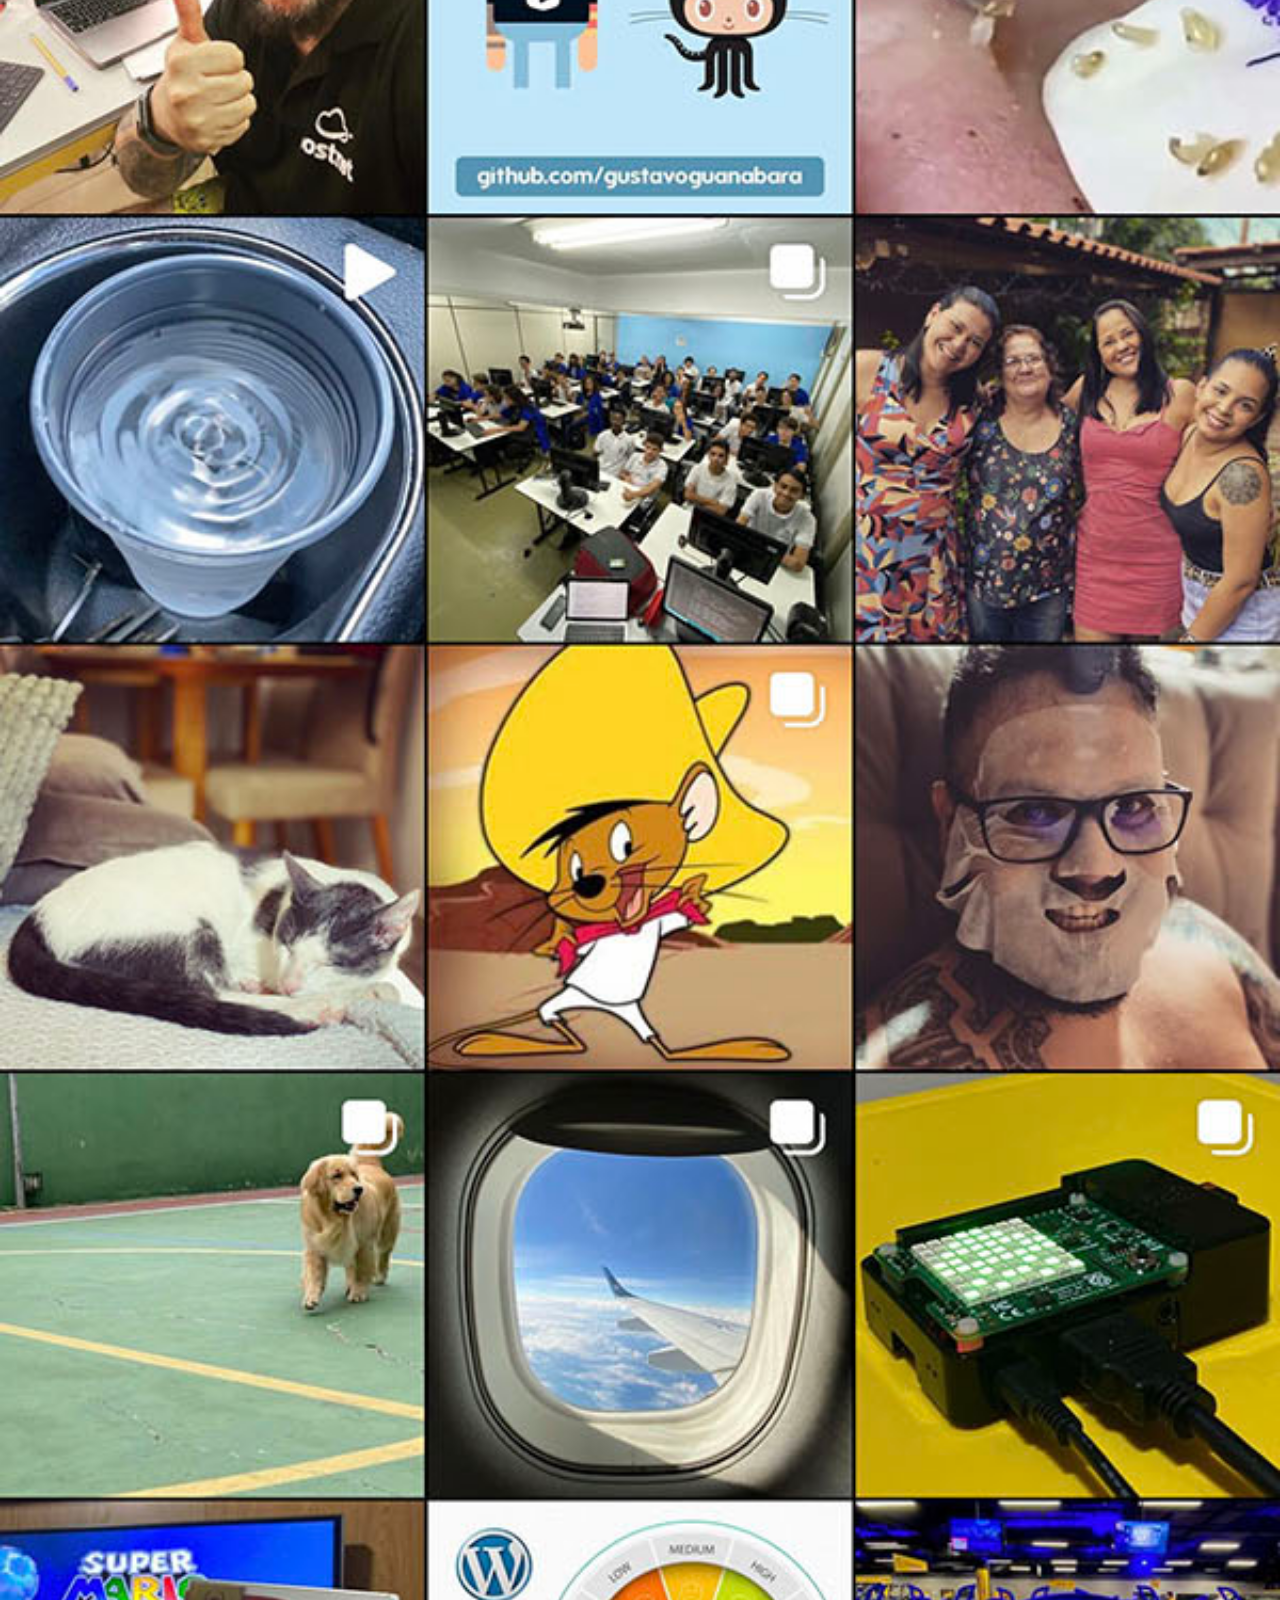
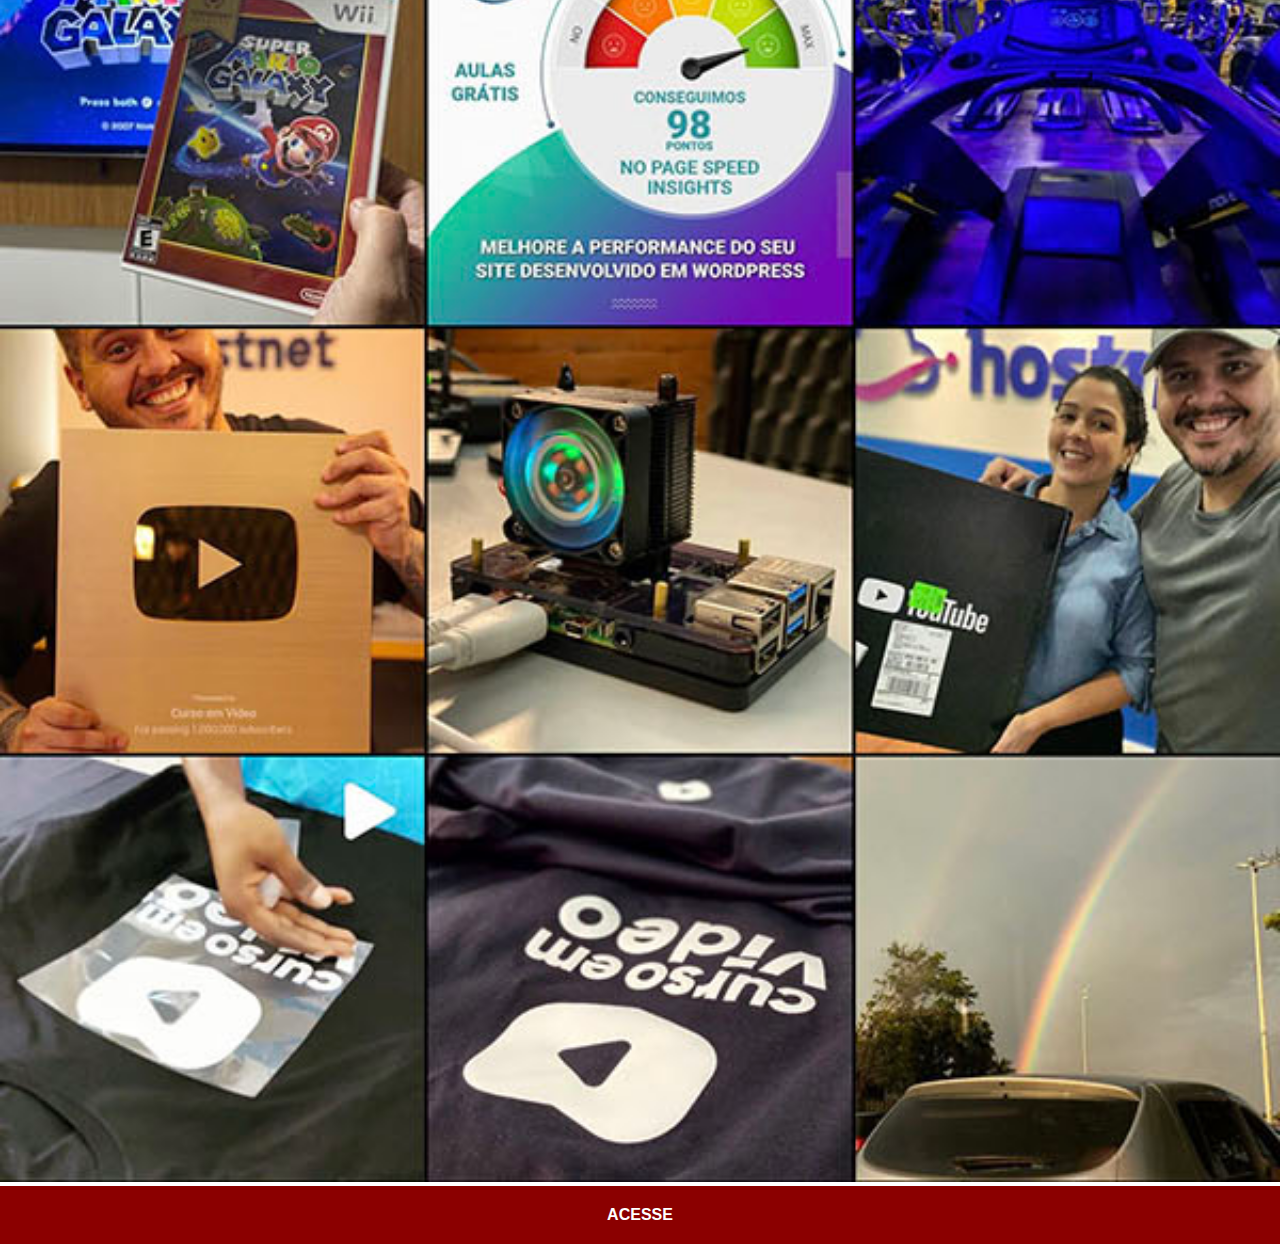
<file: instagram.html>
<!DOCTYPE html>
<html lang="pt-br">
<head>
    <meta charset="UTF-8">
    <meta http-equiv="X-UA-Compatible" content="IE=edge">
    <meta name="viewport" content="width=device-width, initial-scale=1.0">
    <title>Instagram</title>
    <link rel="stylesheet" href="estilos/social.css">
</head>
<body>
    <img src="imagens/tela-instagram.jpg" alt="instagram">
    <a href="https://www.instagram.com/felipesoares0088/" target="_blank">ACESSE</a>
</body>
</html>
</file>
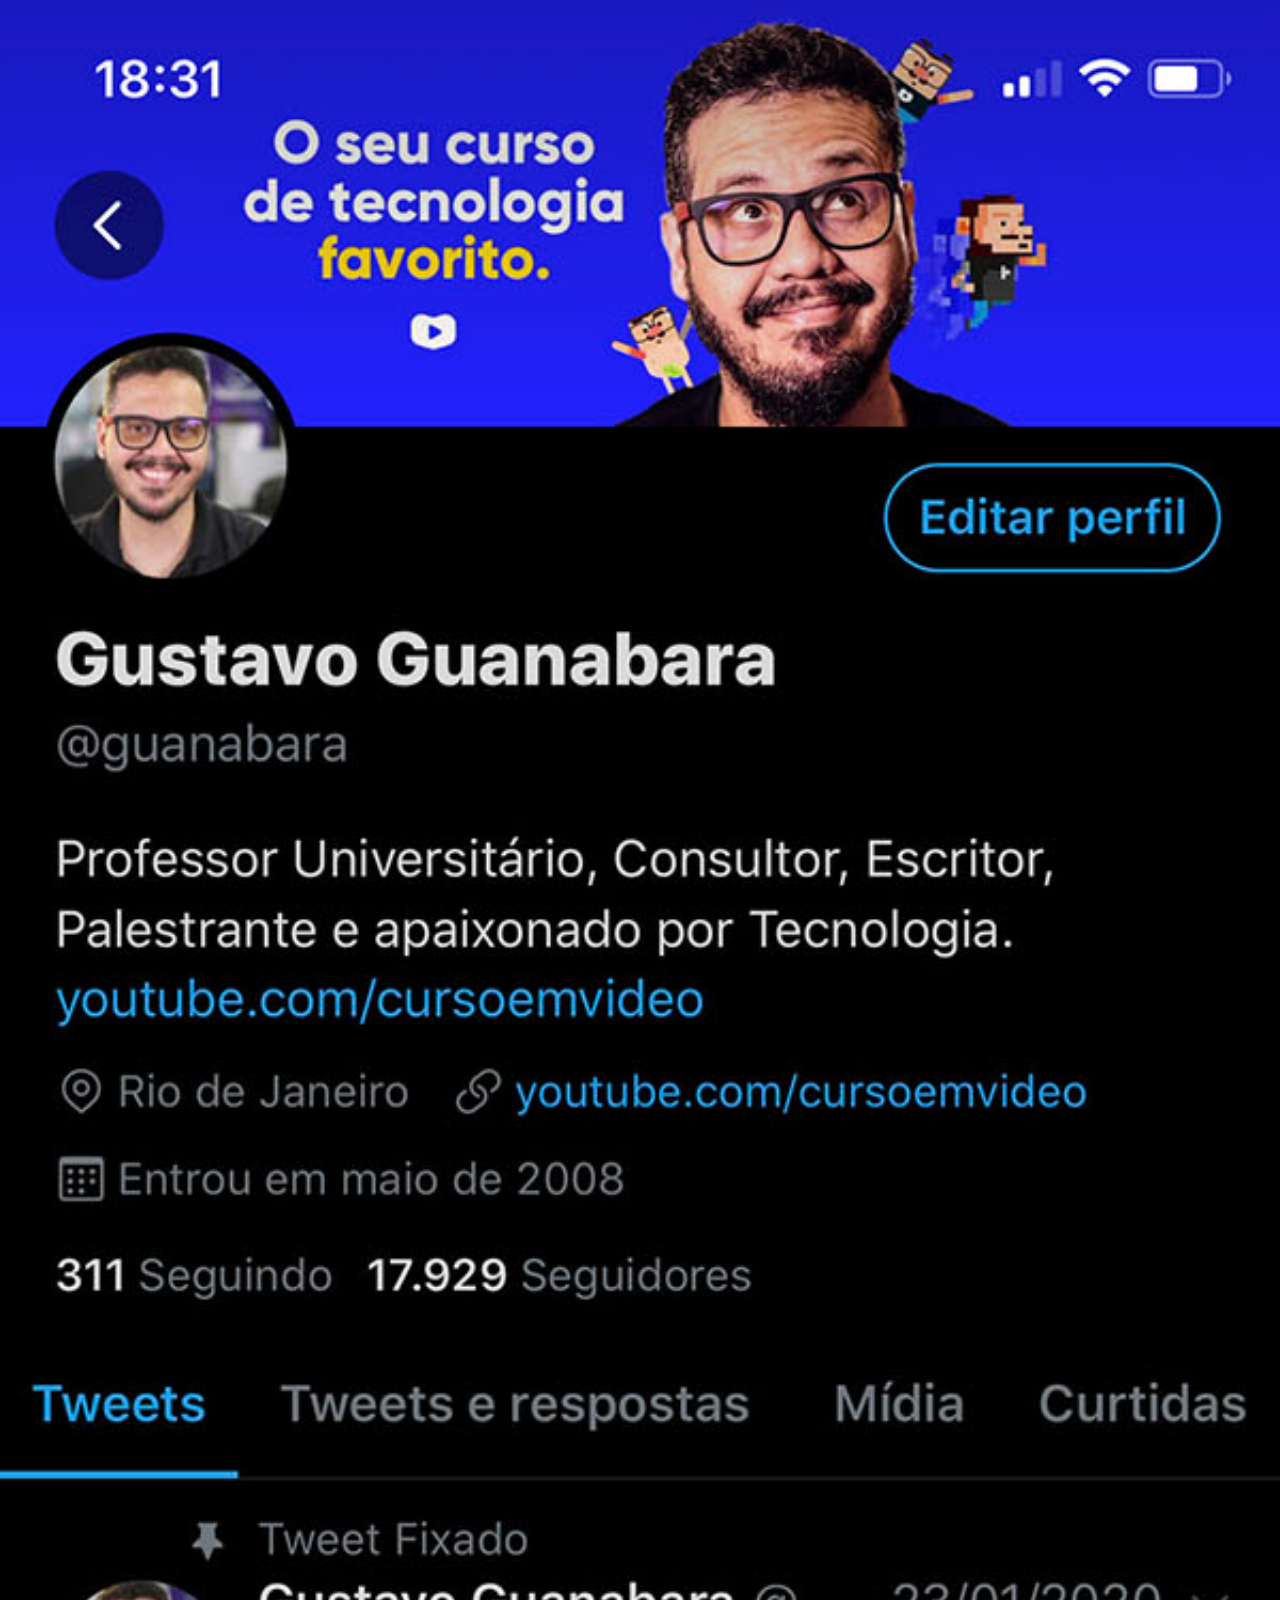
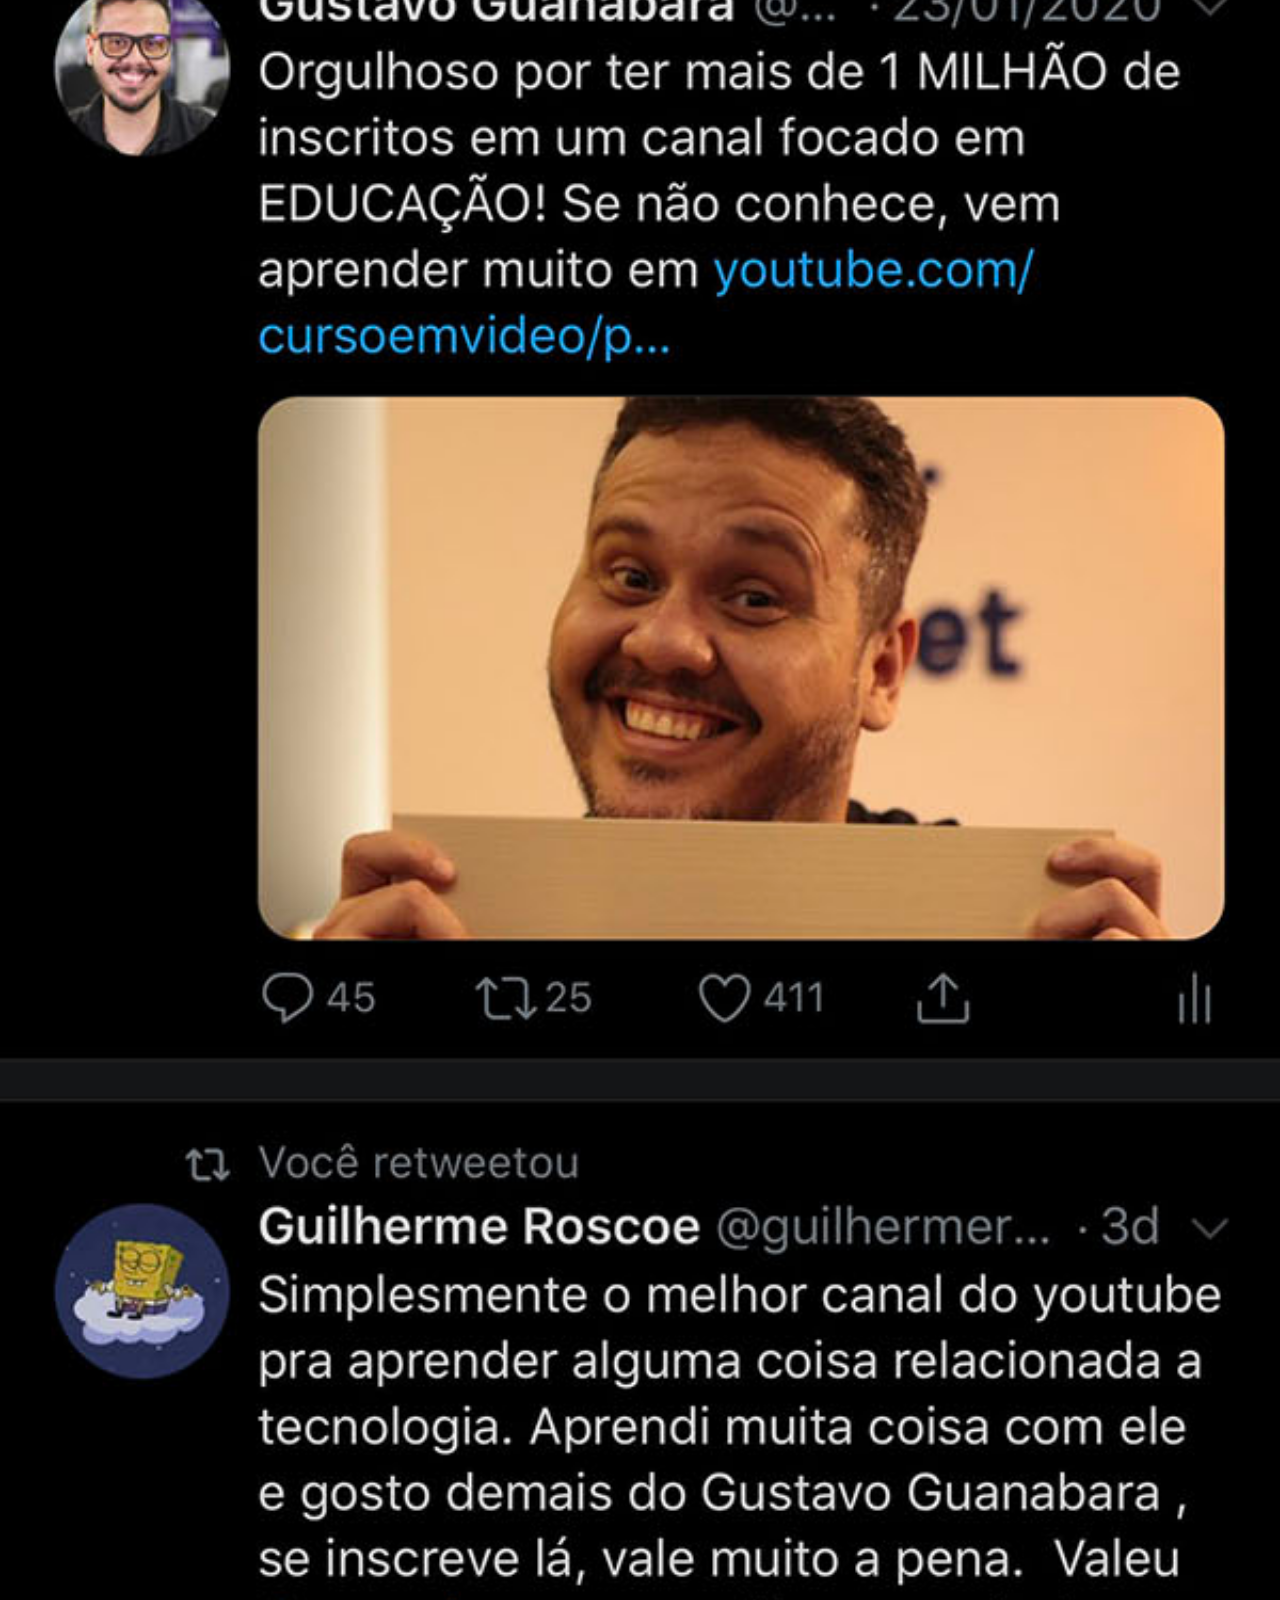
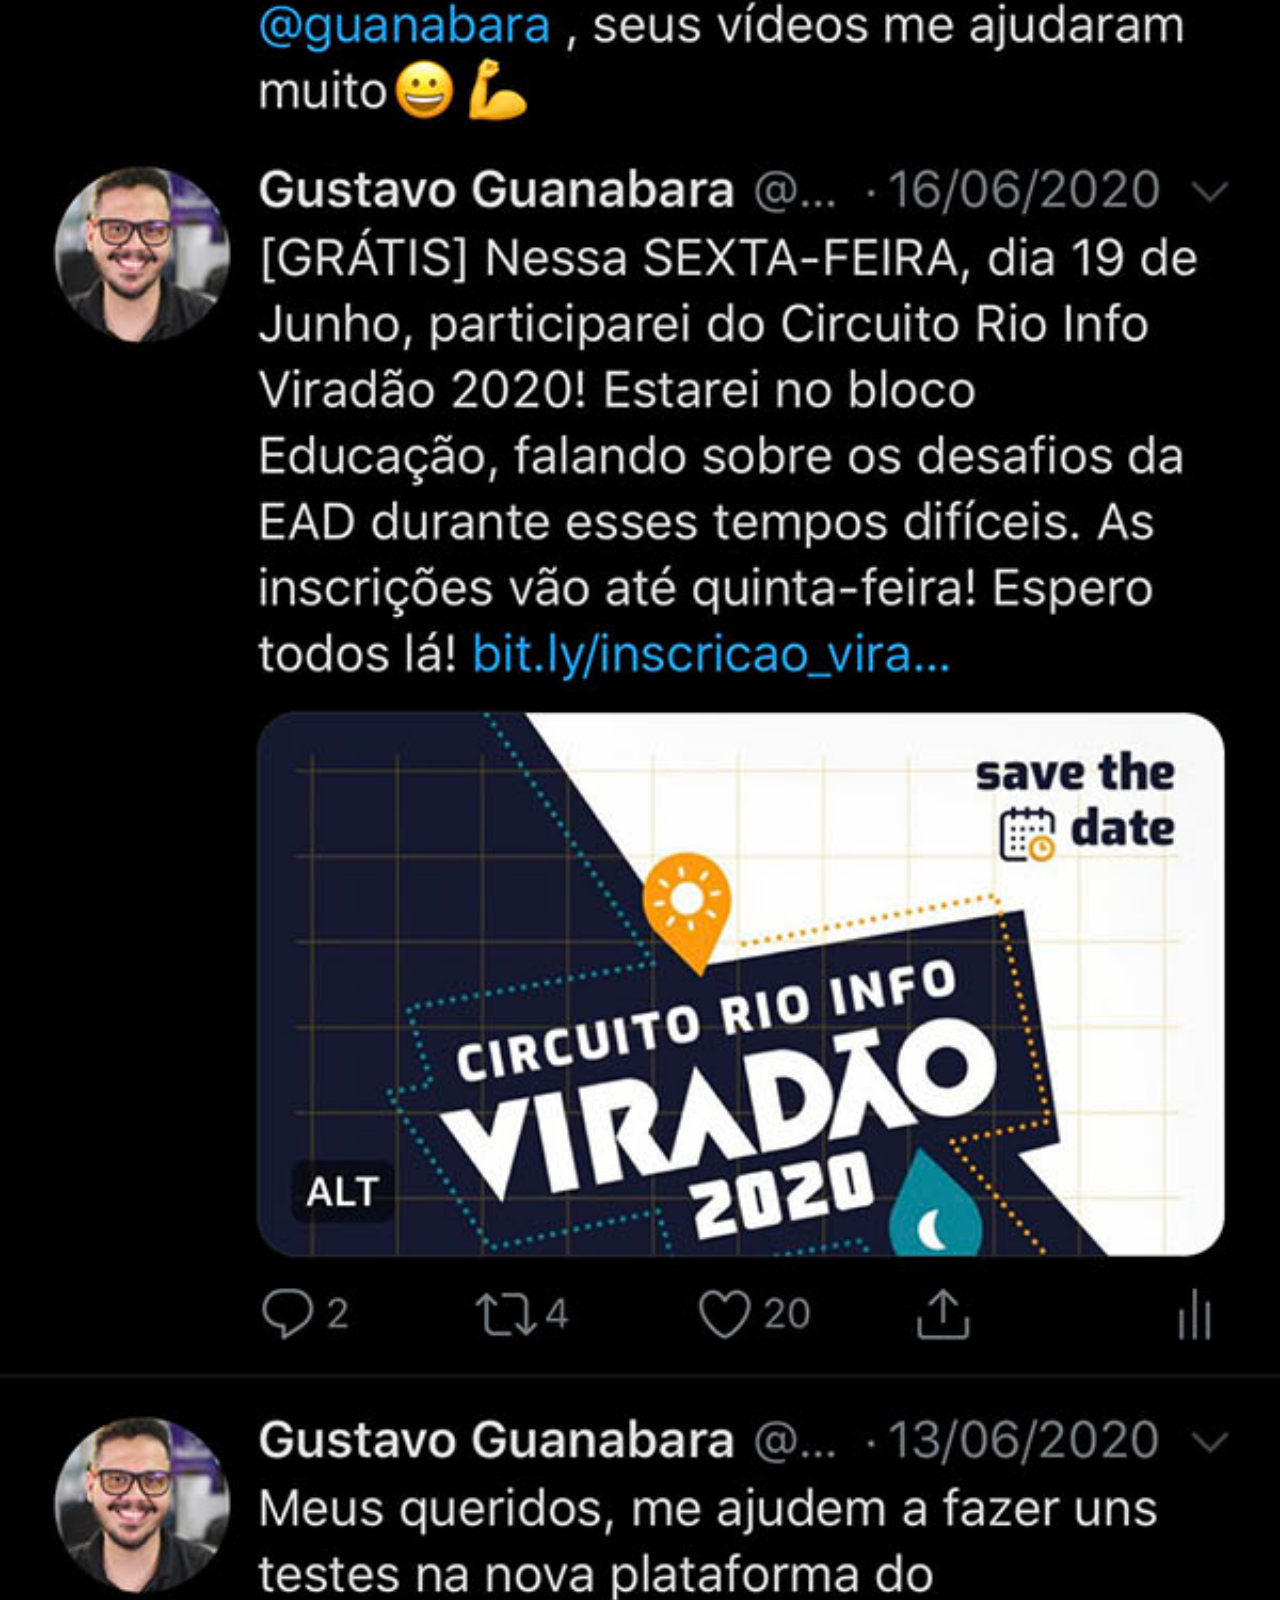
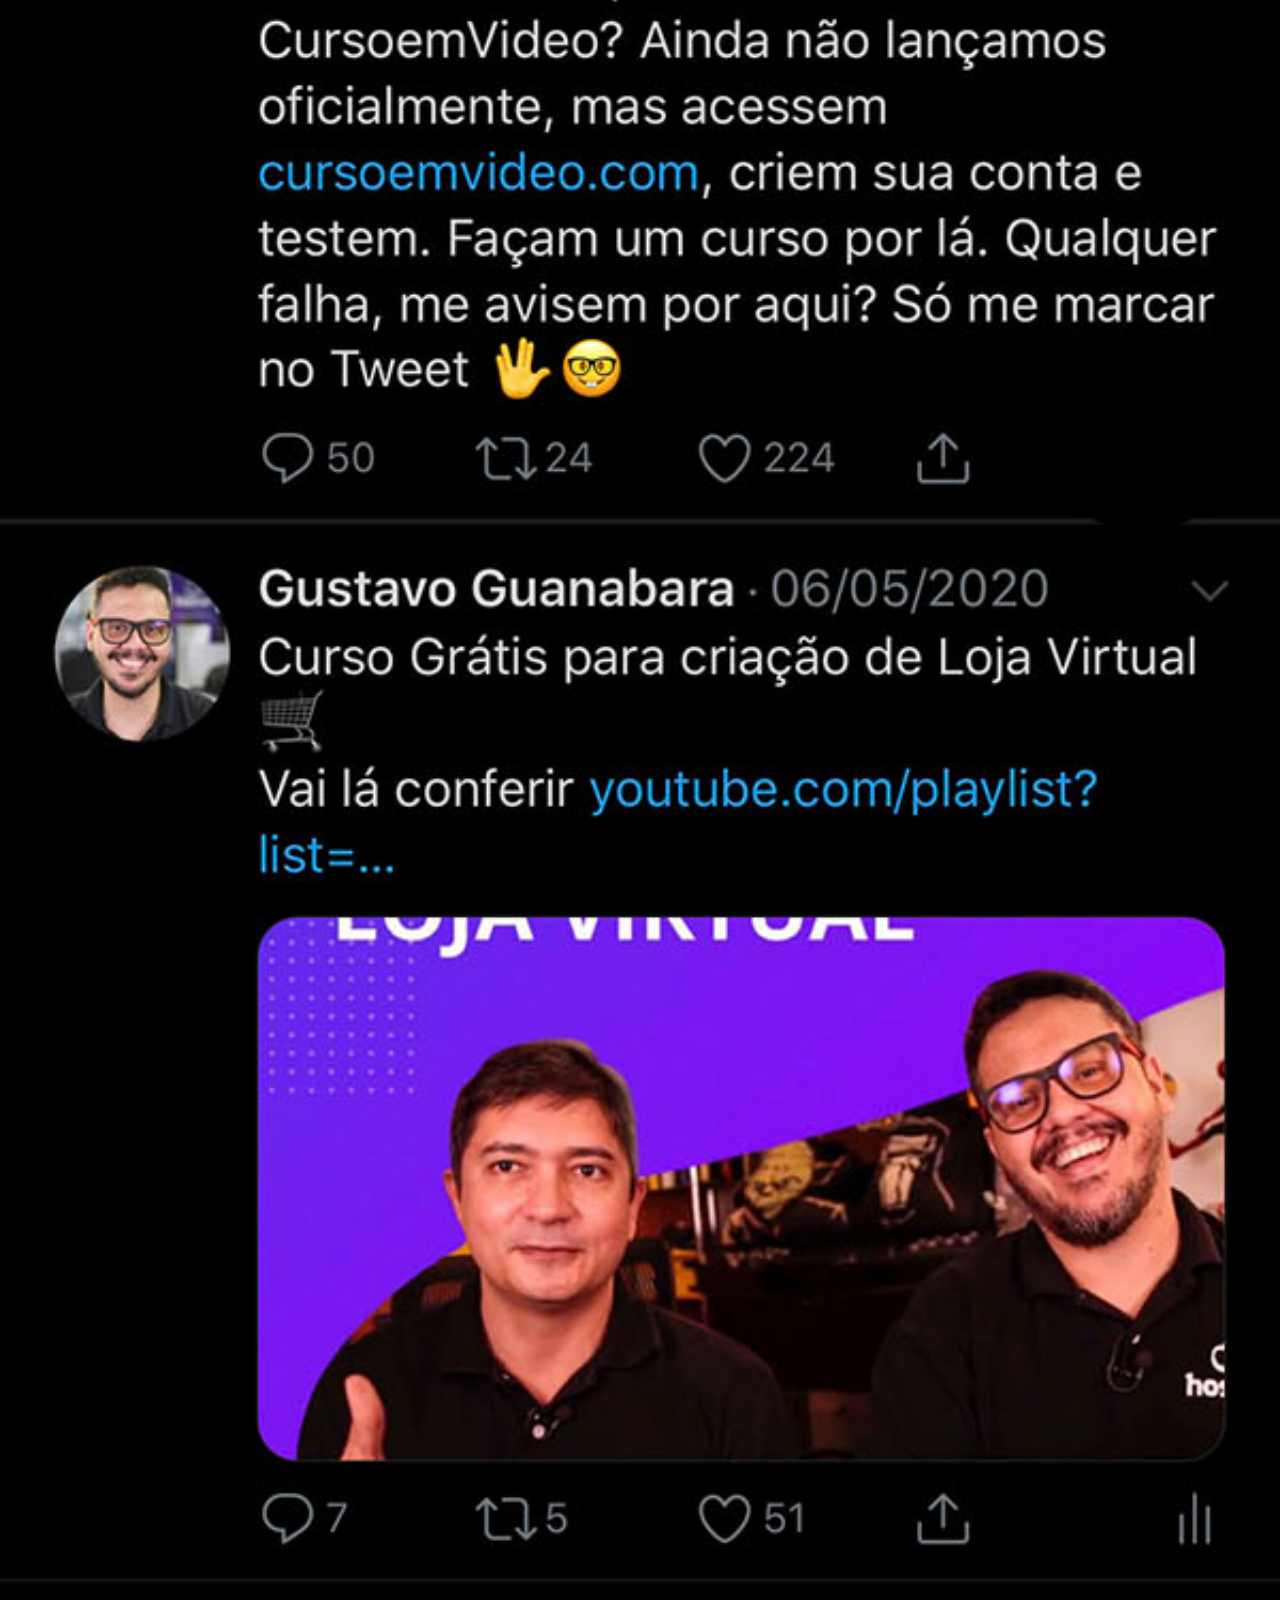
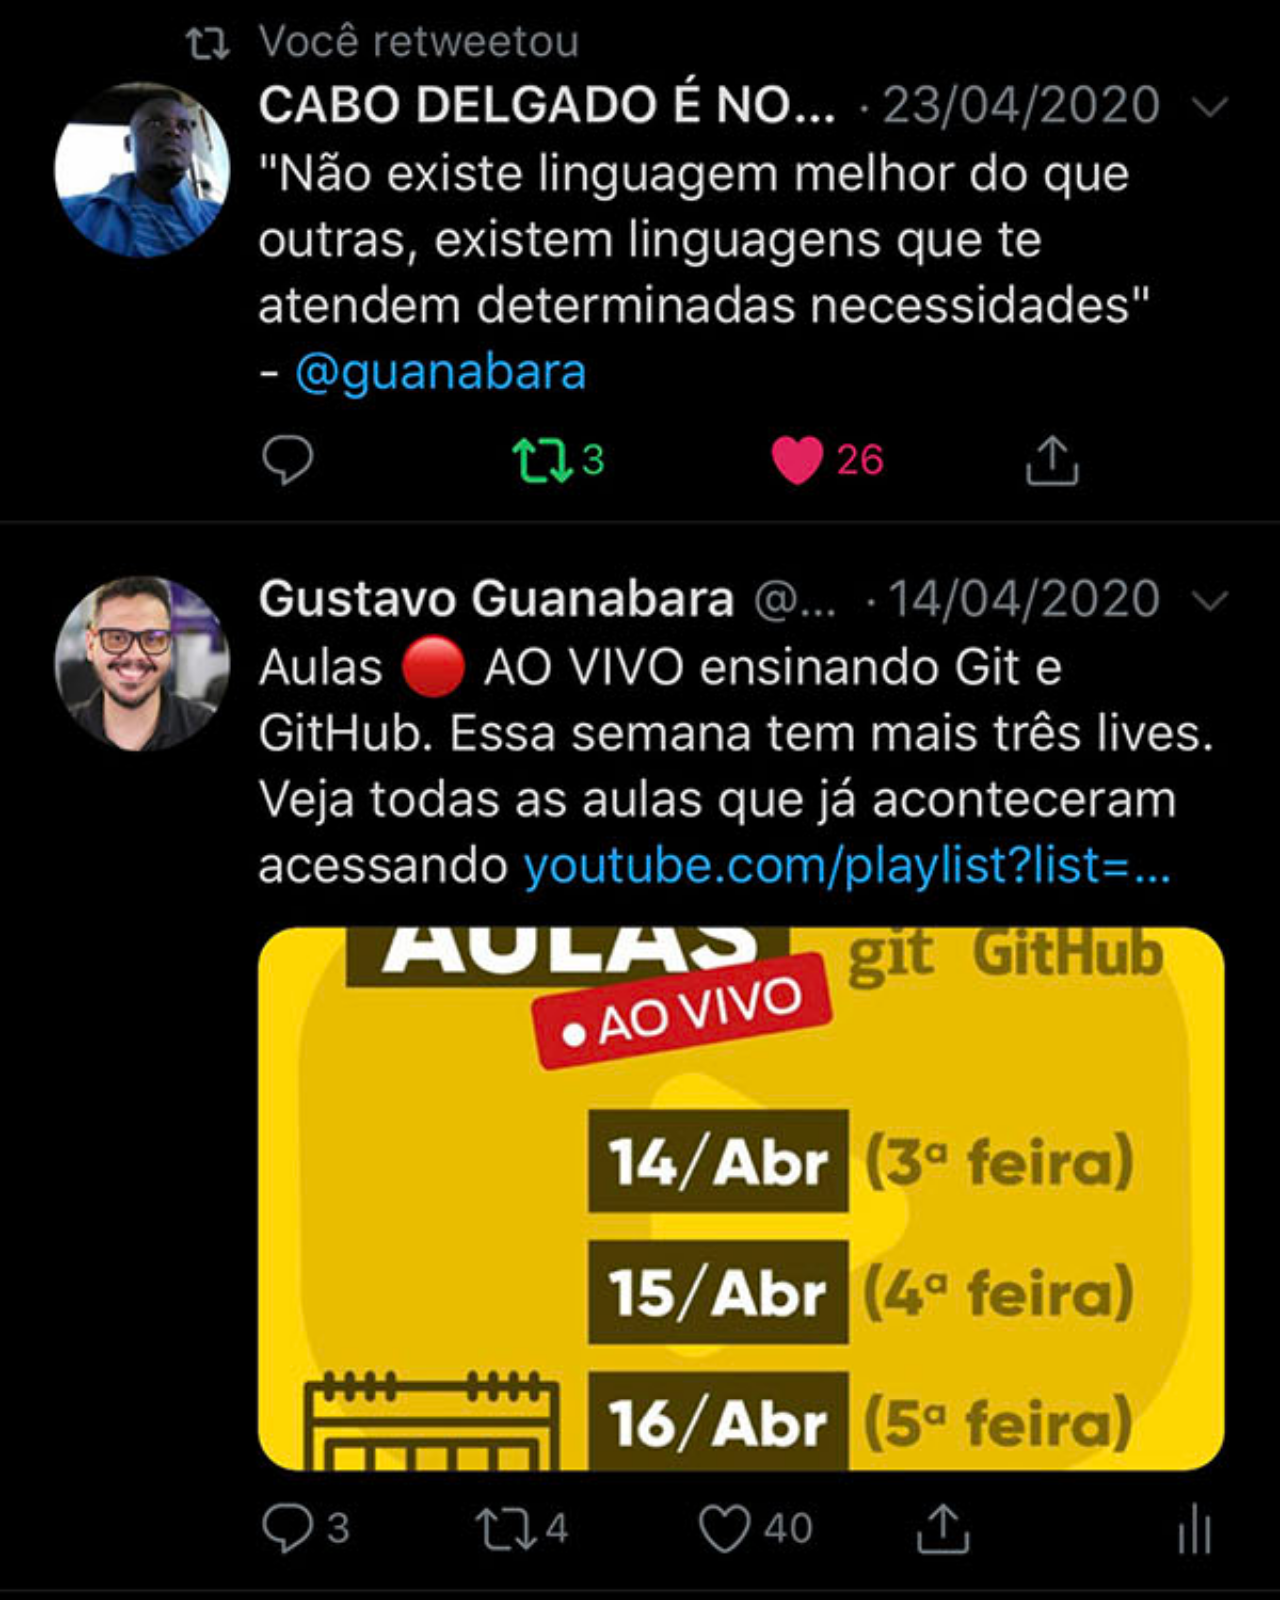
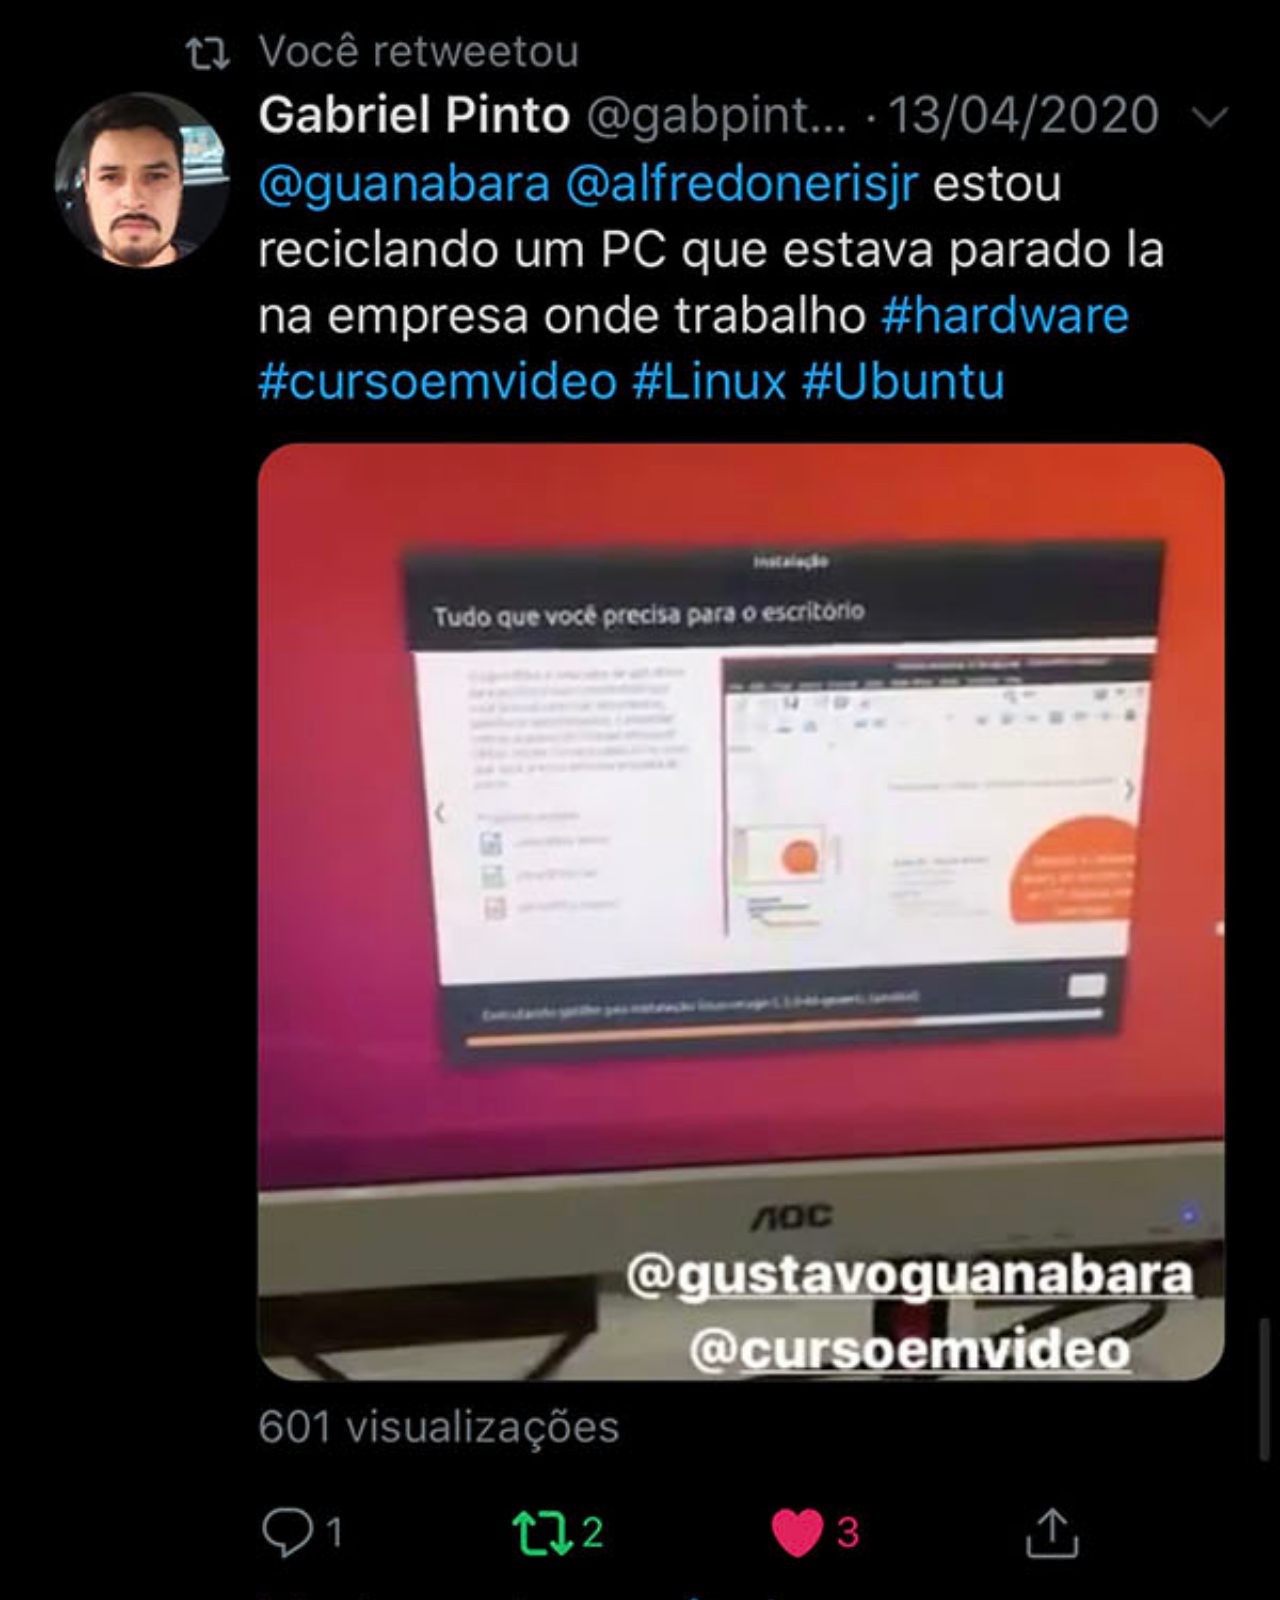
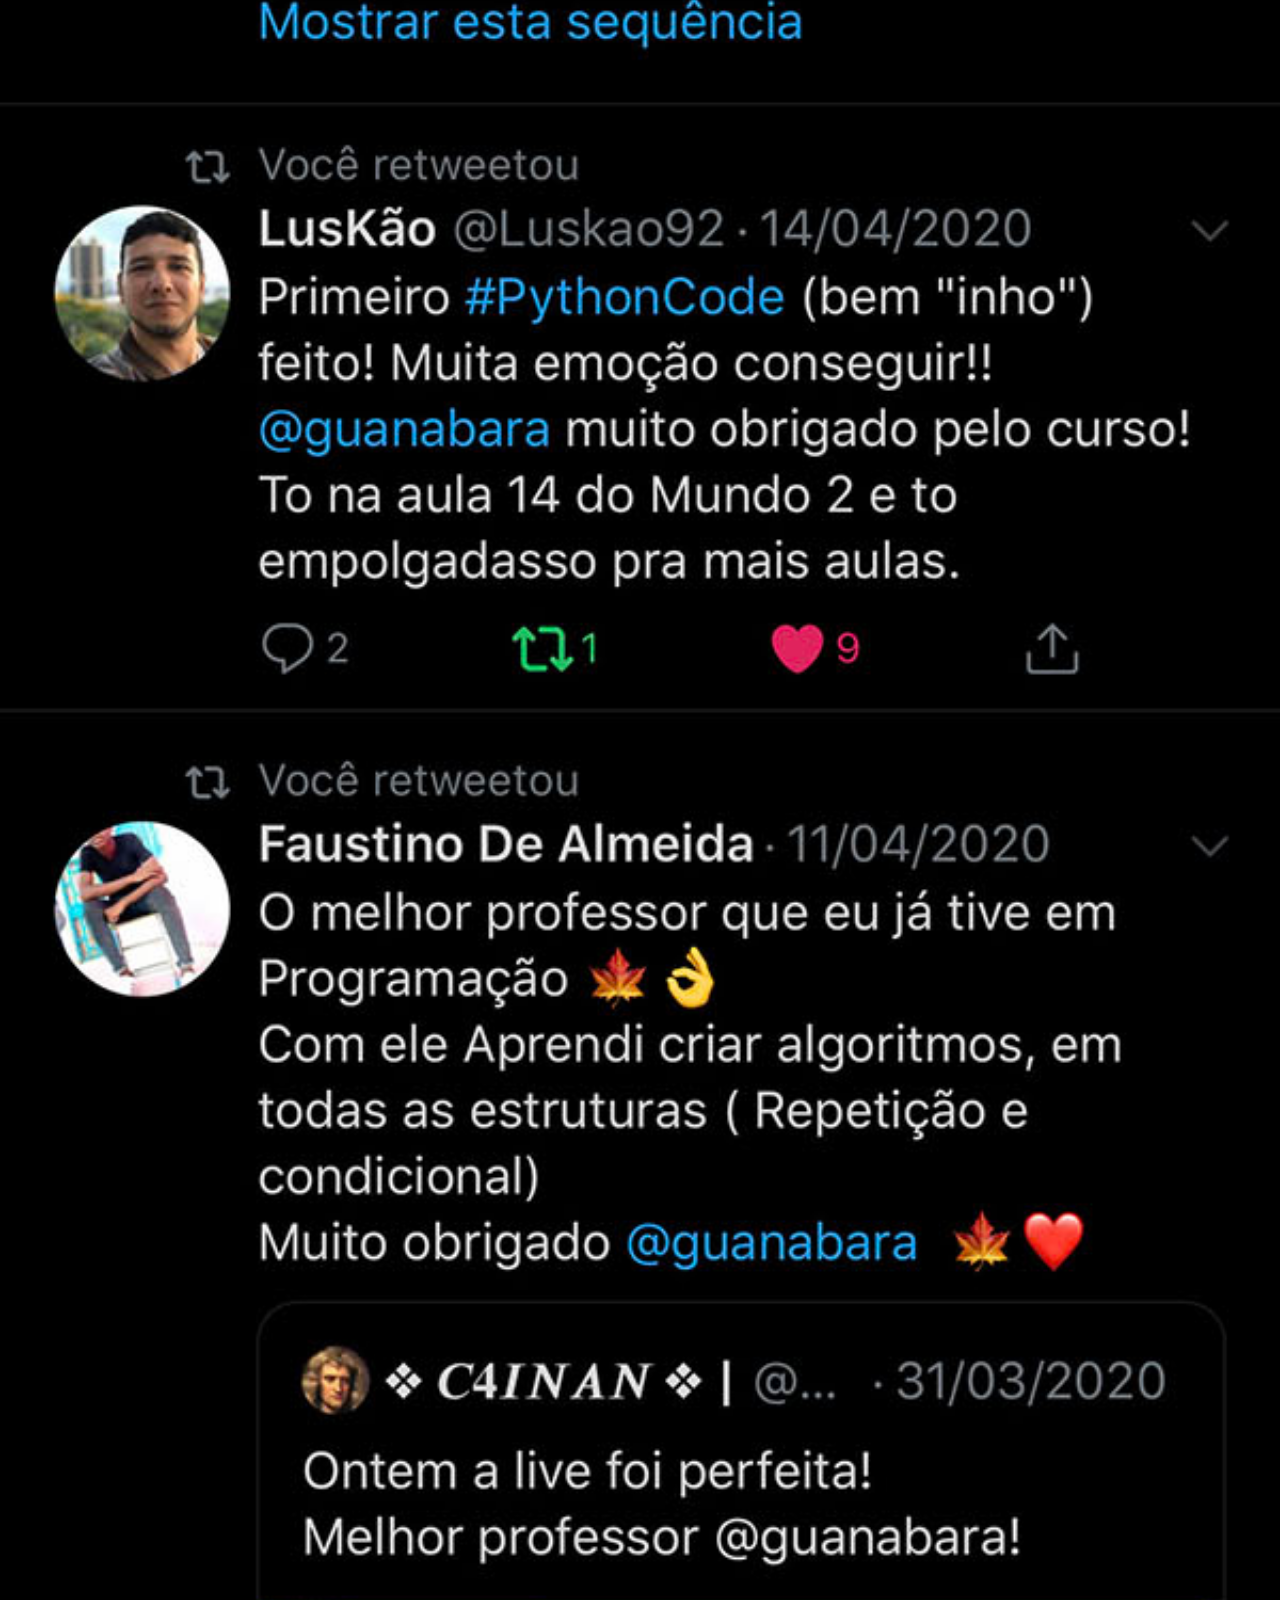
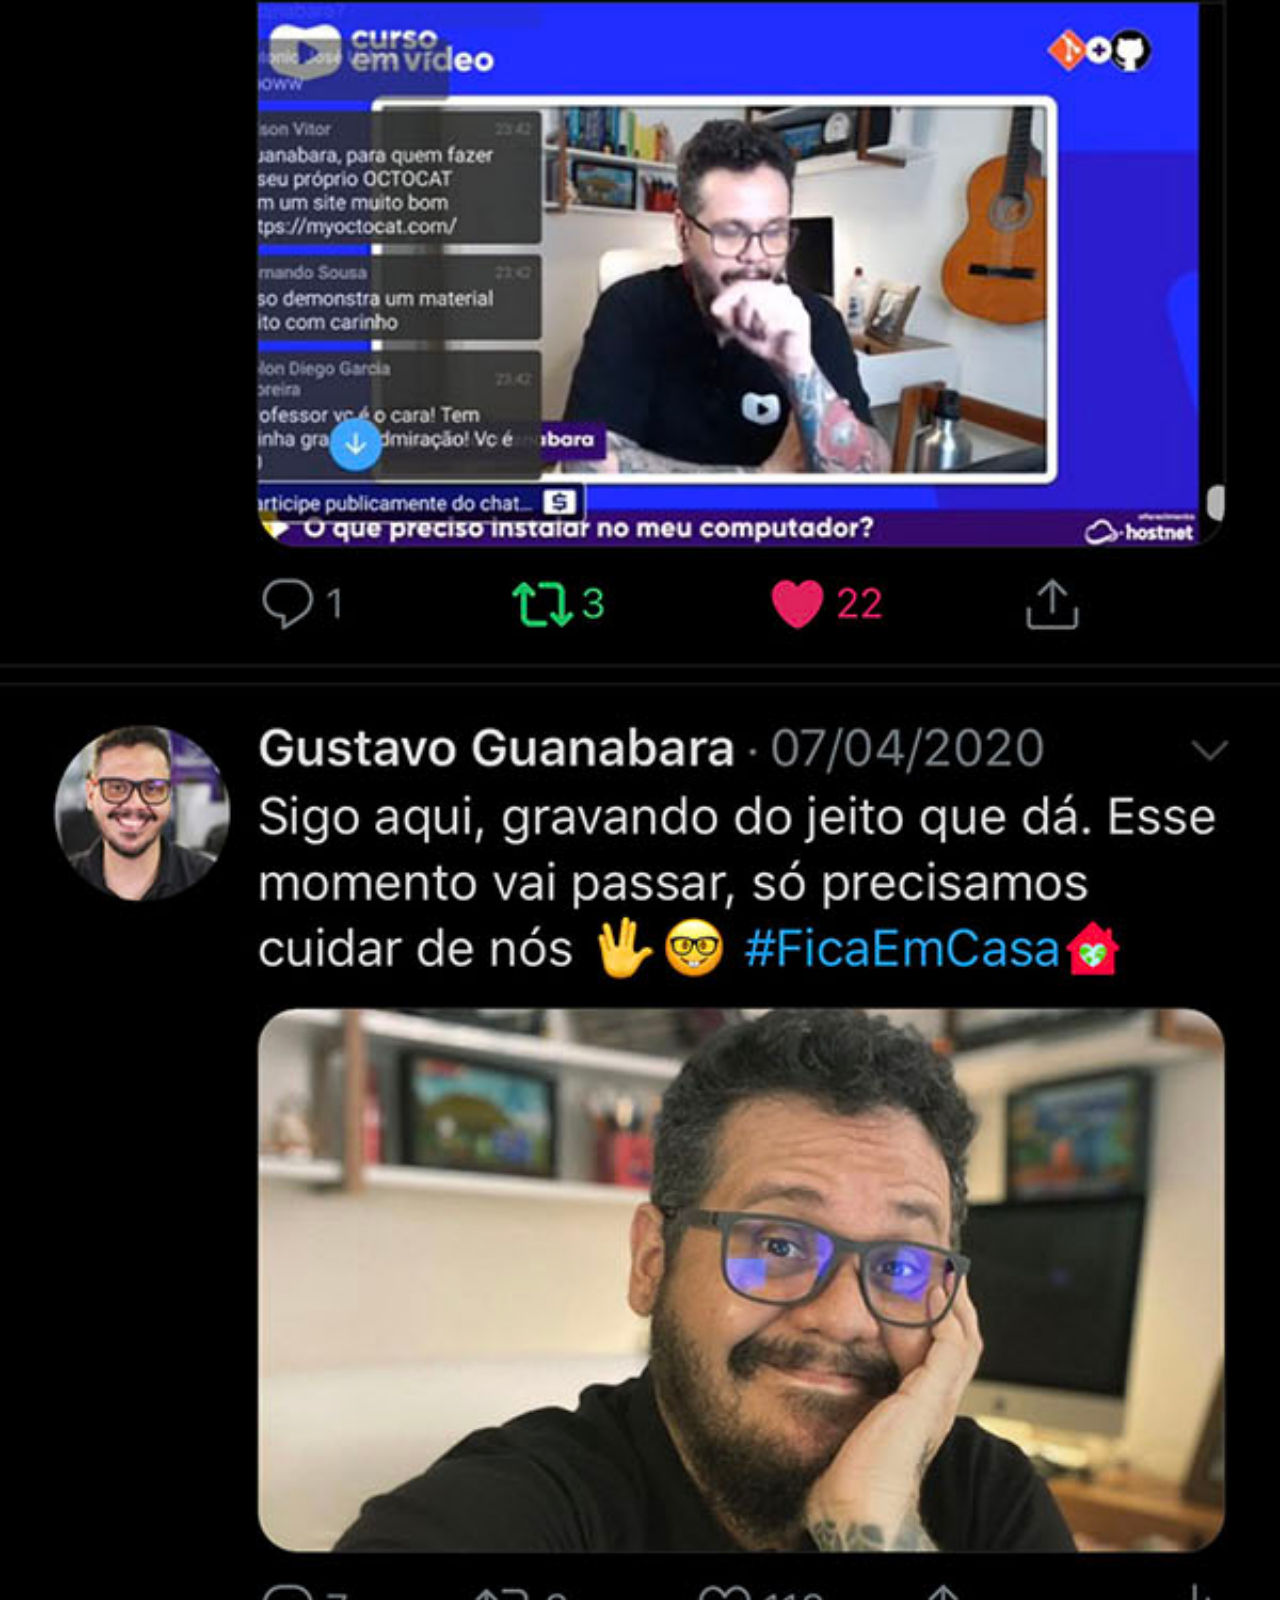
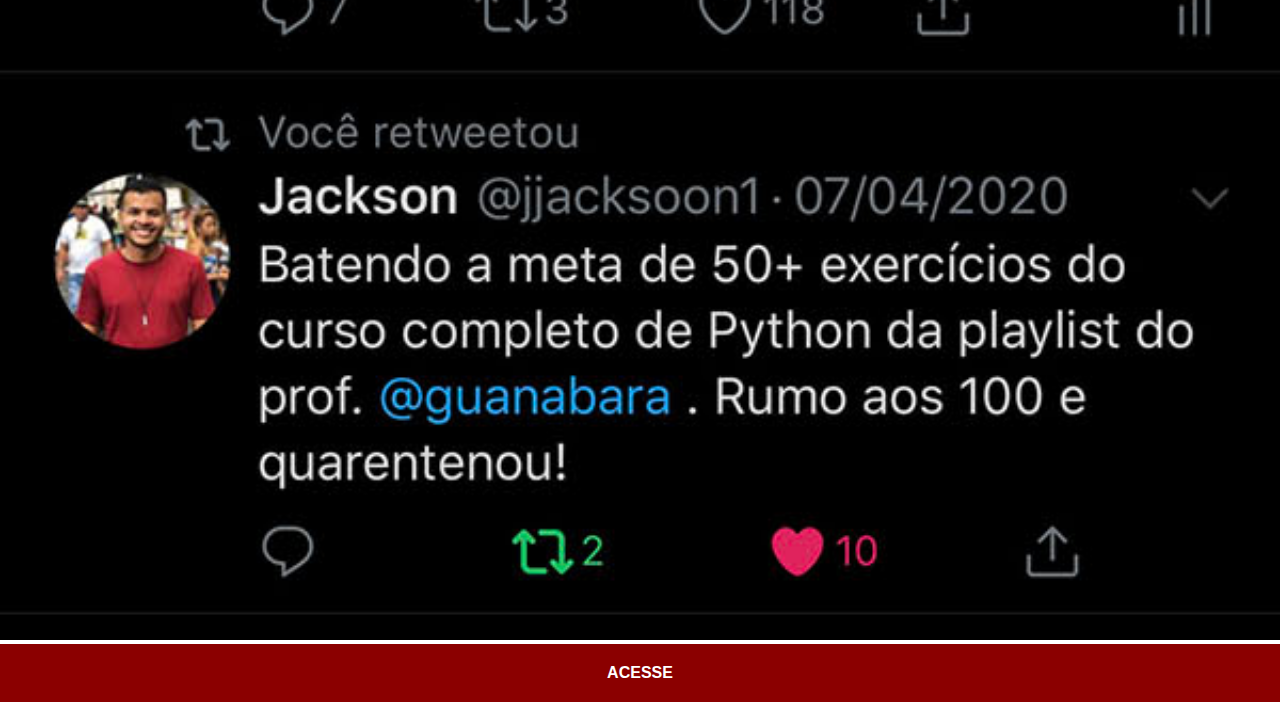
<file: twitter.html>
<!DOCTYPE html>
<html lang="pt-br">
<head>
    <meta charset="UTF-8">
    <meta http-equiv="X-UA-Compatible" content="IE=edge">
    <meta name="viewport" content="width=device-width, initial-scale=1.0">
    <title>Twitter</title>
    <link rel="stylesheet" href="estilos/social.css">
</head>
<body>
    <img src="imagens/tela-twitter.jpg" alt="twitter">
    <a href="https://twitter.com/home?lang=pt-br" target="_blank">ACESSE</a>
    
</body>
</html>
</file>
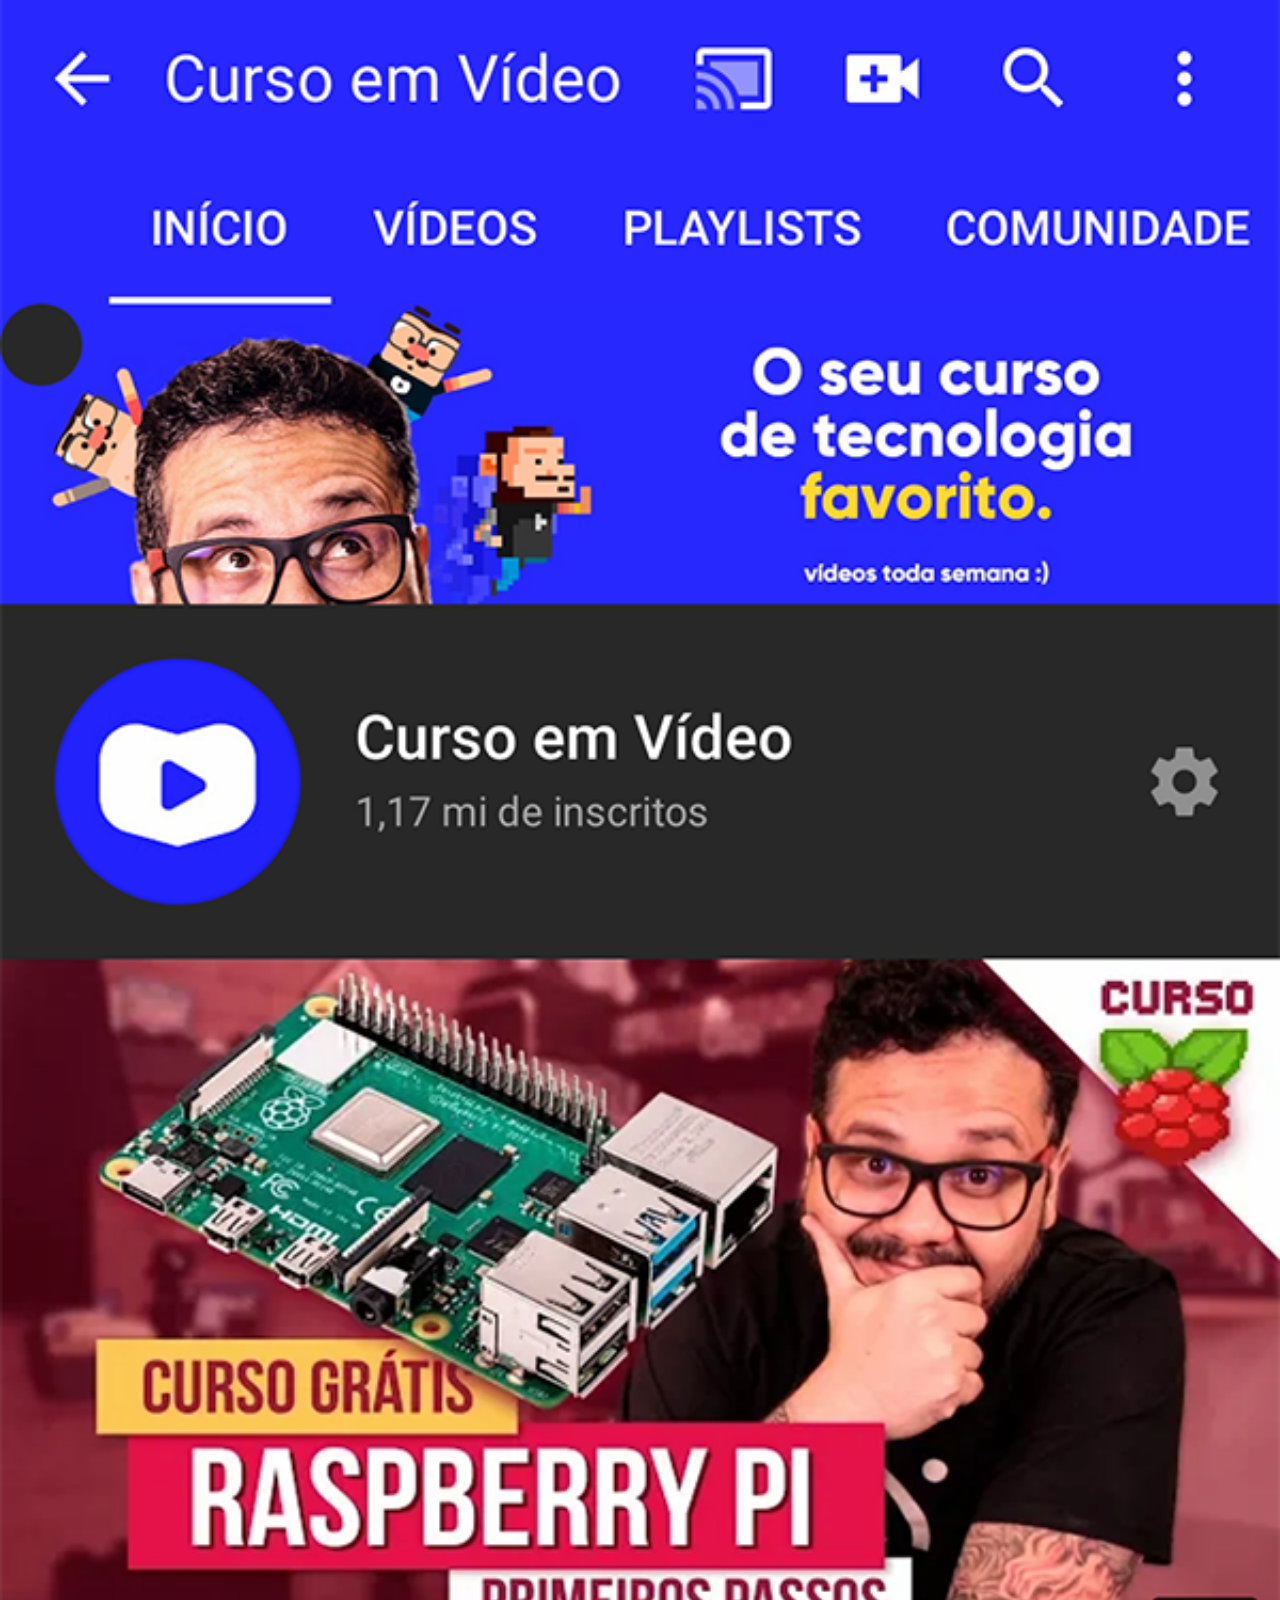
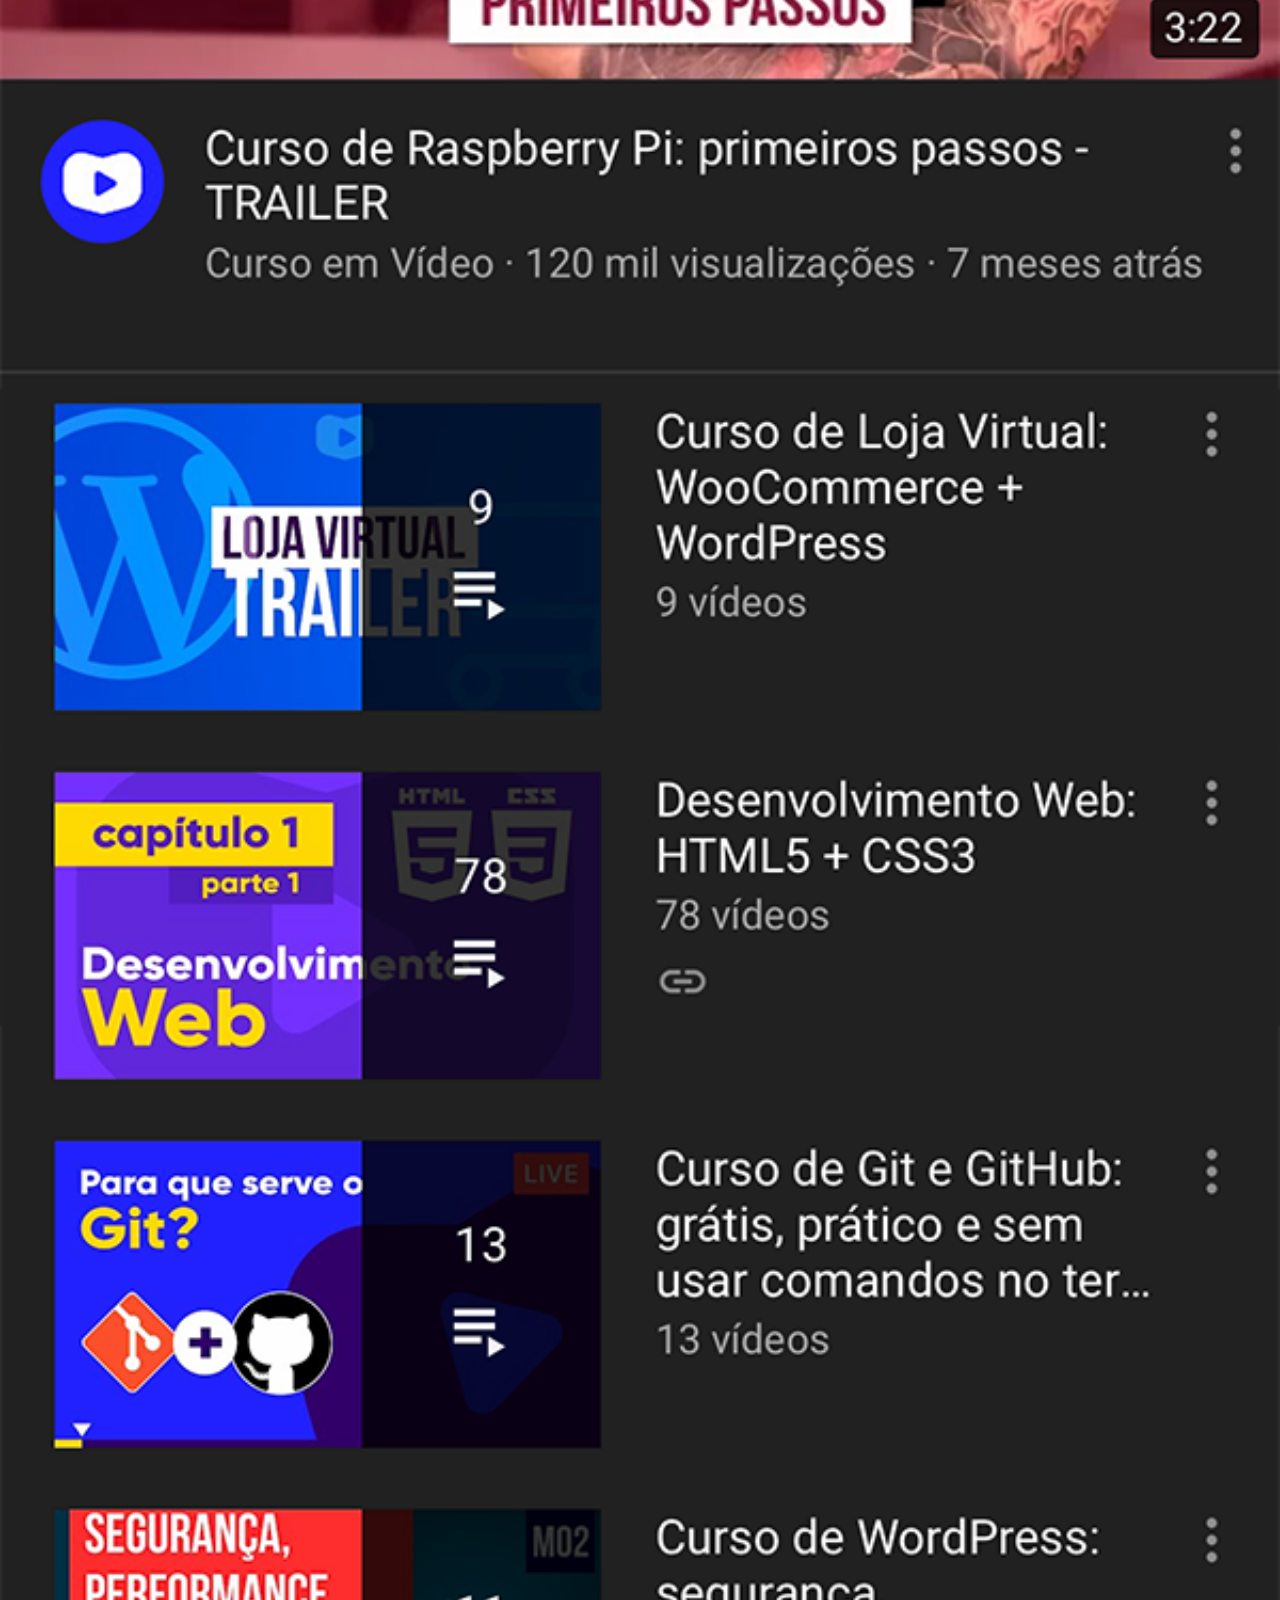
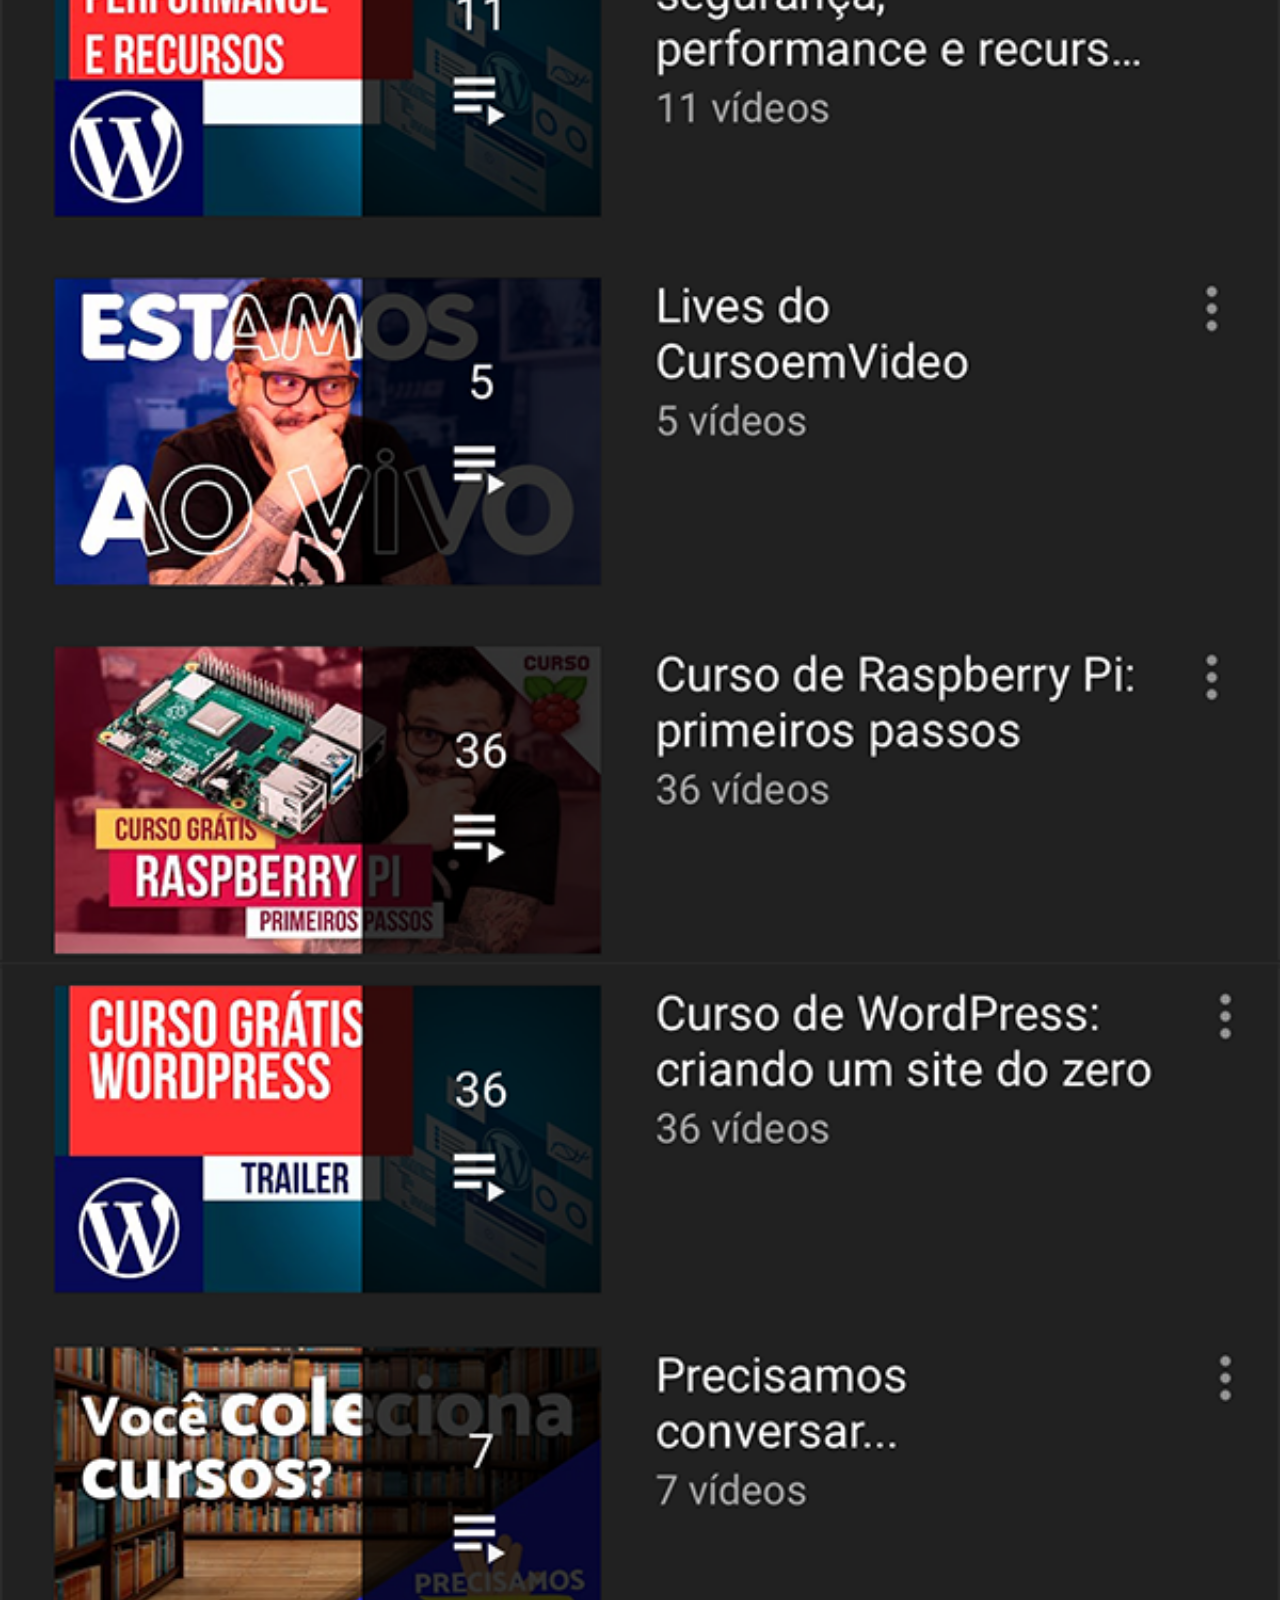
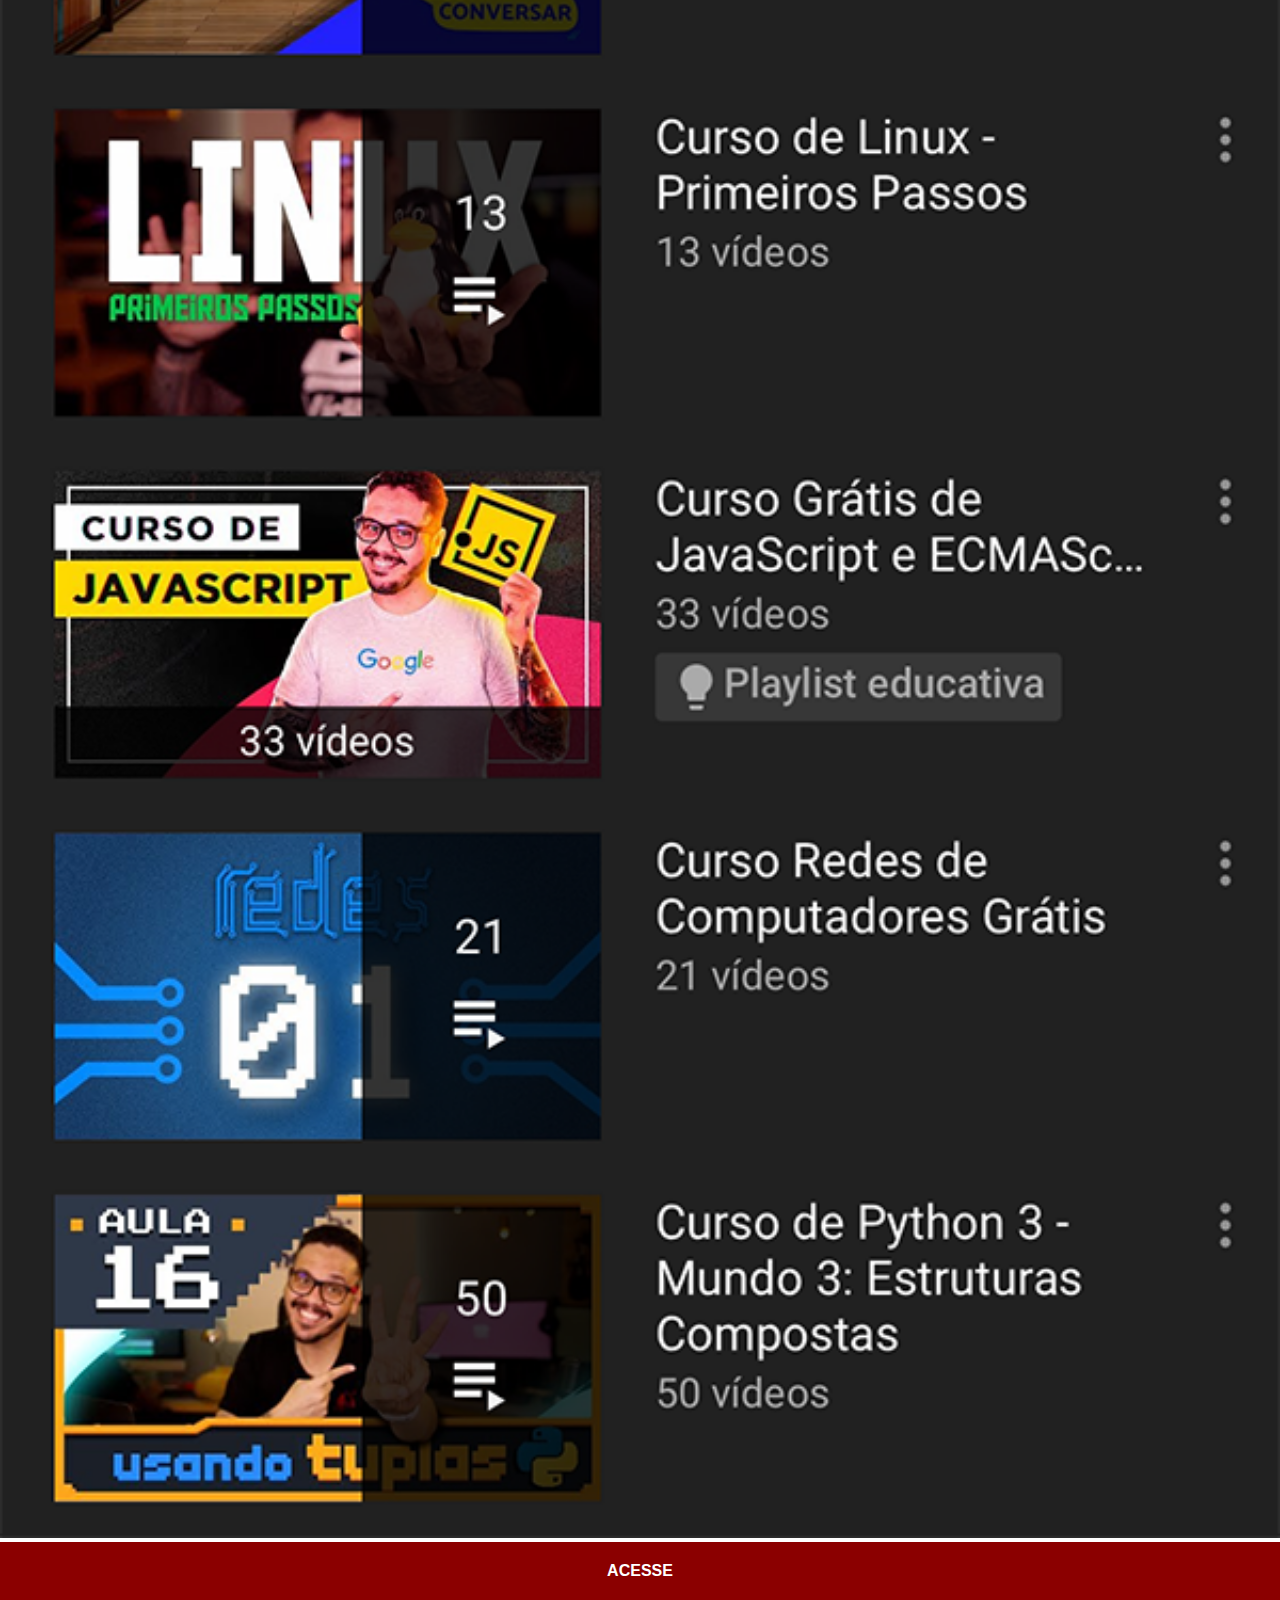
<file: youtube.html>
<!DOCTYPE html>
<html lang="pt-br">
<head>
    <meta charset="UTF-8">
    <meta http-equiv="X-UA-Compatible" content="IE=edge">
    <meta name="viewport" content="width=device-width, initial-scale=1.0">
    <title>Youtube</title>
  <link rel="stylesheet" href="estilos/social.css">
</head>

<body>
    <img src="imagens/tela-youtube.png" alt="youtube"><a href="https://www.youtube.com"target="_blank">ACESSE</a>
</body>
</html>
</file>
<file: estilos/style.css>
@charset "UTF-8"

* {
    margin: 0px;
    padding: 0px;
    font-family: Arial, Helvetica, sans-serif;
}

html, body {
    height: 99vh;
    width: 99vw;
    background-color: black;
}

body {
    background: url(../imagens/fundo-madeira.jpg) no-repeat top center;
    background-size: cover;
    background-attachment: fixed;

}

main {
    height: 99vh;
    position: relative;
    
}

section#telefone {
position: absolute;
top: 50%;
left: 50%;
transform: translate(-50%,-50%);

    height: 627px;
    width: 311px;
   
    background:  url(../imagens/frame-iphone.png) no-repeat;
}

iframe#tela {
    position: relative;
    top: 80px;
    left: 22px;
    width: 267px;
    height: 470px;
}

section#redes-sociais img {
width: 50px;
margin: 10PX;
border-radius: 50%;
box-shadow: 2px 2 px 2px;
box-sizing: border-box;

}

section#redes-sociais {
    text-align: right;
}

section#redes-sociais img:hover {
    border: 2px solid white;
    transform: translate(-3px, -3px);
    box-shadow: 5px 5px 10px;
    transition: transform .3
}
</file>
<file: estilos/social.css>
@charset "UTF-8";



html, body {
    margin: 0px;
    padding: 0px;
    font-family: Arial, Helvetica, sans-serif;
            }
    
         ::-webkit-scrollbar {
            width: 0px;
            height: 0px;
         }
    
            img{
                width: 100vw;
    
            }
    
            a {
    display: block;
    background-color: darkred;
    padding: 20px;
    text-align: center;
    font-weight: bolder;
    text-decoration: none;
    color: white;
            }
    
            a:hover {
                background-color: red;
            }
</file>
